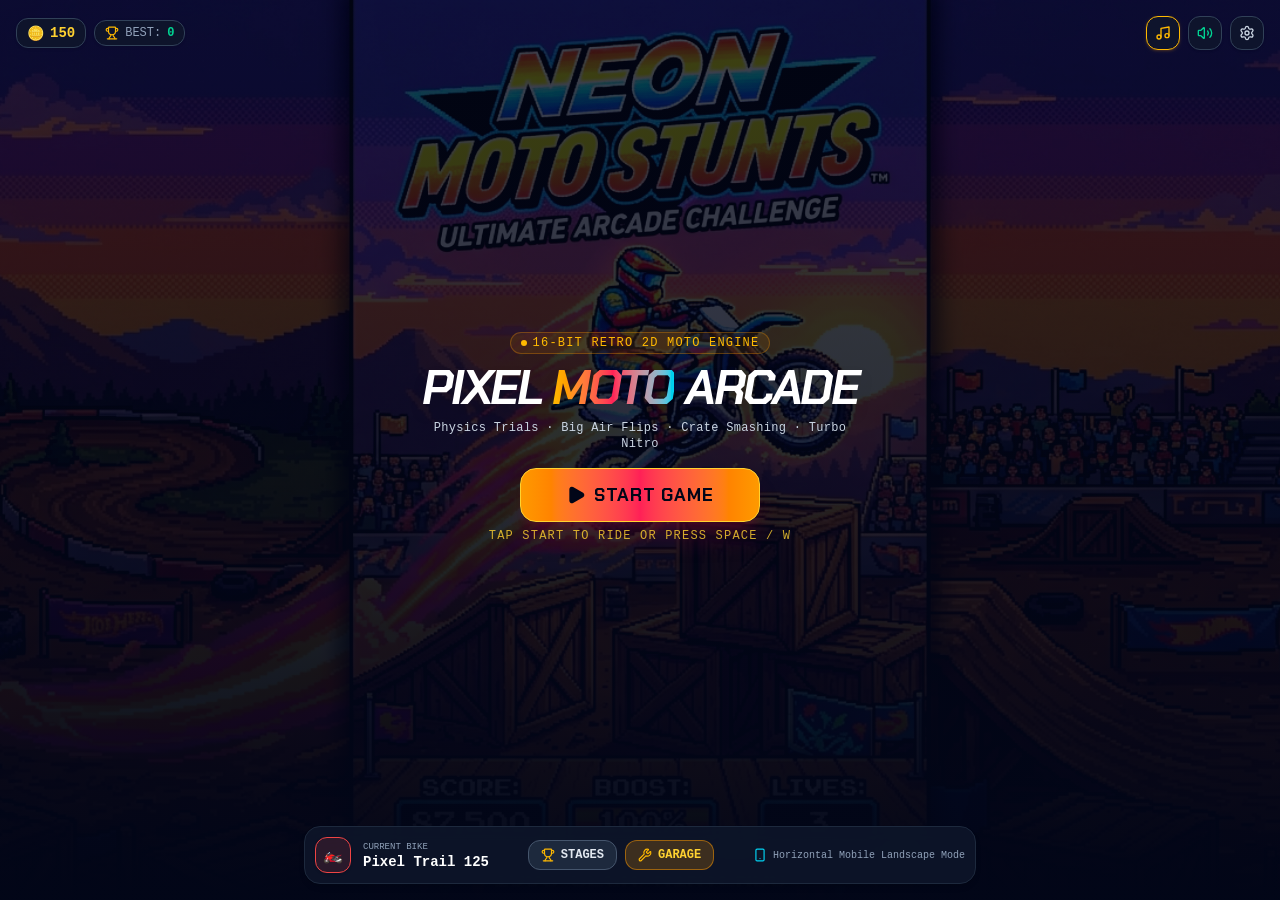
<file: app/src/main/assets/pixel_moto/index.html>
<!doctype html>
<html lang="en">
  <head>
    <meta charset="UTF-8" />
    <meta name="viewport" content="width=device-width, initial-scale=1.0, maximum-scale=1.0, user-scalable=no, viewport-fit=cover" />
    <title>Pixel Moto Arcade - 2D Bike Rider</title>
    <meta name="description" content="Retro 2D pixel arcade moto bike rider game featuring real physics, stunts, responsive horizontal mobile controls, multi-level challenges, garage upgrades, and custom arcade sound effects." />
    <meta property="og:title" content="Pixel Moto Arcade - 2D Bike Rider" />
    <meta property="og:description" content="Retro 2D pixel arcade moto bike rider game featuring real physics, stunts, responsive horizontal mobile controls, multi-level challenges, garage upgrades, and custom arcade sound effects." />
    <meta property="og:type" content="website" />
    <meta name="twitter:card" content="summary_large_image" />
    <link rel="preconnect" href="https://fonts.googleapis.com">
    <link rel="preconnect" href="https://fonts.gstatic.com" crossorigin>
    <link href="https://fonts.googleapis.com/css2?family=Press+Start+2P&family=Chakra+Petch:ital,wght@0,400;0,600;0,700;1,700&display=swap" rel="stylesheet">
    <script type="module" crossorigin src="./assets/index-B9wp_k-y.js"></script>
    <link rel="stylesheet" crossorigin href="./assets/index--JBzhMev.css">
  </head>
  <body class="bg-black text-slate-100 select-none overflow-hidden touch-none font-['Chakra_Petch',sans-serif]">
    <div id="root"></div>
  </body>
</html>
</file>
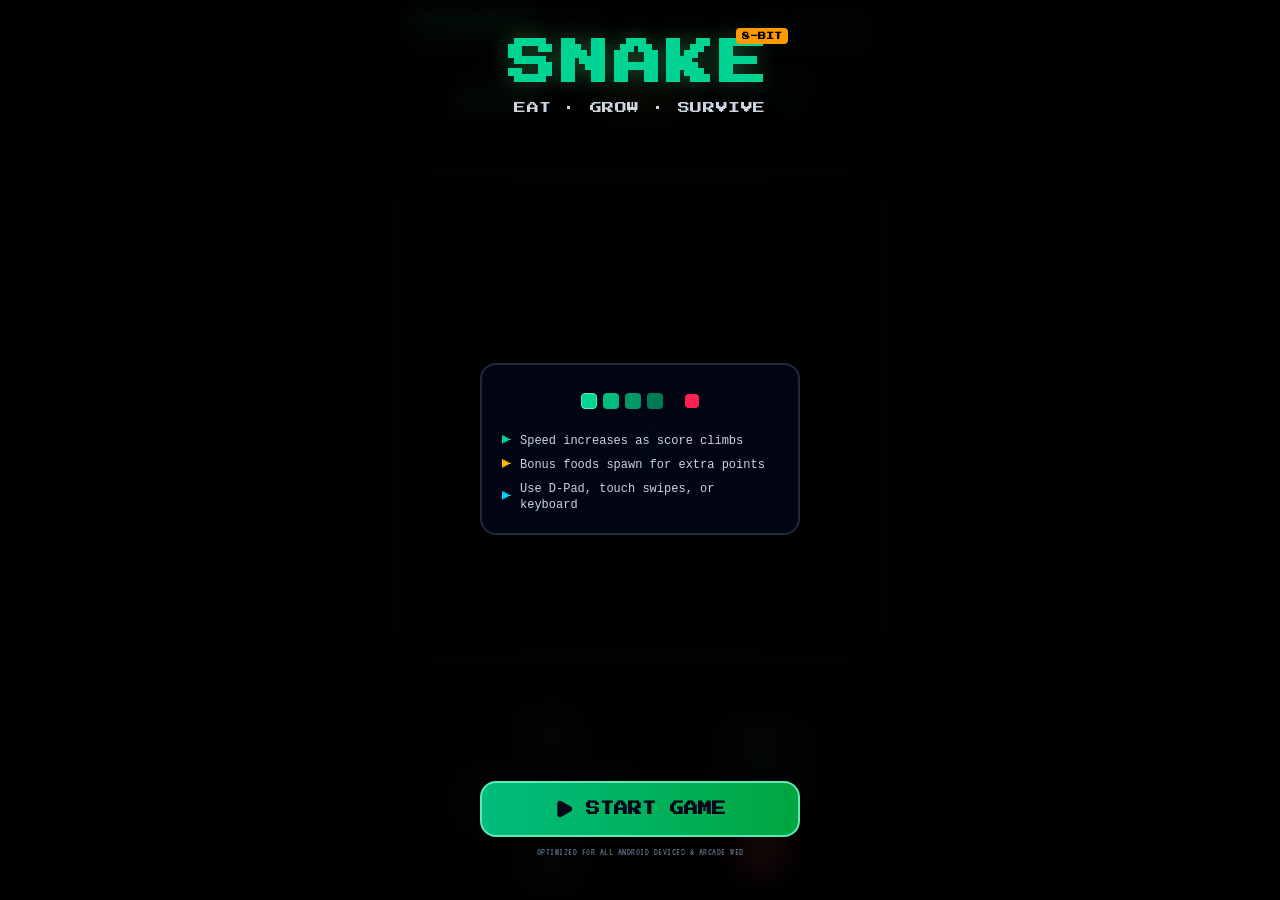
<file: app/src/main/assets/pixel_snake/index.html>
<!doctype html>
<html lang="en">
  <head>
    <meta charset="UTF-8" />
    <meta name="viewport" content="width=device-width, initial-scale=1.0, maximum-scale=1.0, user-scalable=no, viewport-fit=cover" />
    <meta name="theme-color" content="#0a0f0d" />
    <meta name="apple-mobile-web-app-capable" content="yes" />
    <meta name="mobile-web-app-capable" content="yes" />
    <title>Pixel Snake Arcade - Retro 8-Bit</title>
    <meta name="description" content="Retro pixel snake arcade game with progressive speed levels, CRT phosphor aesthetic, responsive Android touch controls, and battery-optimized performance." />
    <meta property="og:title" content="Pixel Snake Arcade - Retro 8-Bit" />
    <meta property="og:description" content="Retro pixel snake arcade game with progressive speed levels, CRT phosphor aesthetic, responsive Android touch controls, and battery-optimized performance." />
    <meta property="og:type" content="website" />
    <meta name="twitter:card" content="summary_large_image" />
    <link rel="preconnect" href="https://fonts.googleapis.com">
    <link rel="preconnect" href="https://fonts.gstatic.com" crossorigin>
    <link href="https://fonts.googleapis.com/css2?family=Chakra+Petch:wght@600;700&family=Press+Start+2P&family=VT323&display=swap" rel="stylesheet">
    <script type="module" crossorigin src="./assets/index-D_k29sV1.js"></script>
    <link rel="stylesheet" crossorigin href="./assets/index-jySKTszx.css">
  </head>
  <body class="bg-black text-slate-100 select-none overflow-hidden touch-none">
    <div id="root"></div>
  </body>
</html>
</file>
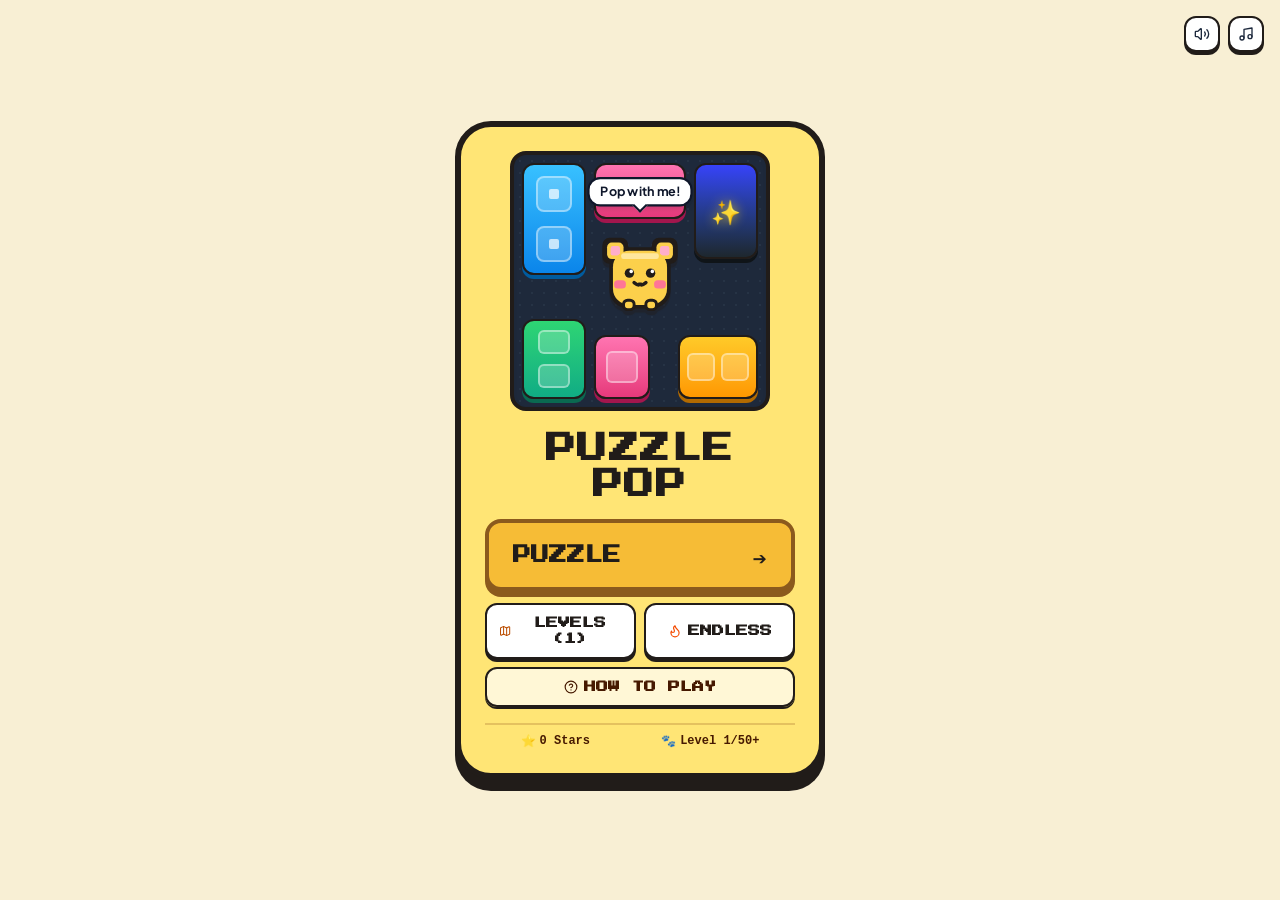
<file: app/src/main/assets/puzzle_pop_new/index.html>
<!doctype html>
<html lang="en">
  <head>
    <meta charset="UTF-8" />
    <meta name="viewport" content="width=device-width, initial-scale=1.0, maximum-scale=1.0, user-scalable=no, viewport-fit=cover" />
    <meta name="theme-color" content="#FFE575" />
    <meta name="mobile-web-app-capable" content="yes" />
    <meta name="apple-mobile-web-app-capable" content="yes" />
    <meta name="apple-mobile-web-app-status-bar-style" content="black-translucent" />
    <meta name="apple-mobile-web-app-title" content="PuzzlePop" />
    <link rel="icon" type="image/svg+xml" href="./icon.svg" />
    <link rel="icon" type="image/png" sizes="192x192" href="/pwa-192x192.png" />
    <link rel="apple-touch-icon" href="/apple-touch-icon.png" />
    <title>Puzzle Pop</title>
    <meta name="description" content="A vibrant, addictive puzzle popping adventure featuring cute mascot Paws, colorful chain combos, boosters, and challenging levels." />
    <meta property="og:title" content="Puzzle Pop" />
    <meta property="og:description" content="A vibrant, addictive puzzle popping adventure featuring cute mascot Paws, colorful chain combos, boosters, and challenging levels." />
    <meta property="og:type" content="website" />
    <meta name="twitter:card" content="summary_large_image" />
    <link rel="preconnect" href="https://fonts.googleapis.com">
    <link rel="preconnect" href="https://fonts.gstatic.com" crossorigin>
    <link href="https://fonts.googleapis.com/css2?family=Fredoka:wght@400;500;600;700&family=Press+Start+2P&family=Plus+Jakarta+Sans:wght@500;600;700;800&display=swap" rel="stylesheet">
    <script type="module" crossorigin src="./assets/index-DX-AGSiZ.js"></script>
    <link rel="stylesheet" crossorigin href="./assets/index-D4b0taFC.css">
  </head>
  <body class="bg-amber-50 text-slate-900 select-none antialiased overscroll-none touch-manipulation">
    <div id="root"></div>
  </body>
</html>
</file>
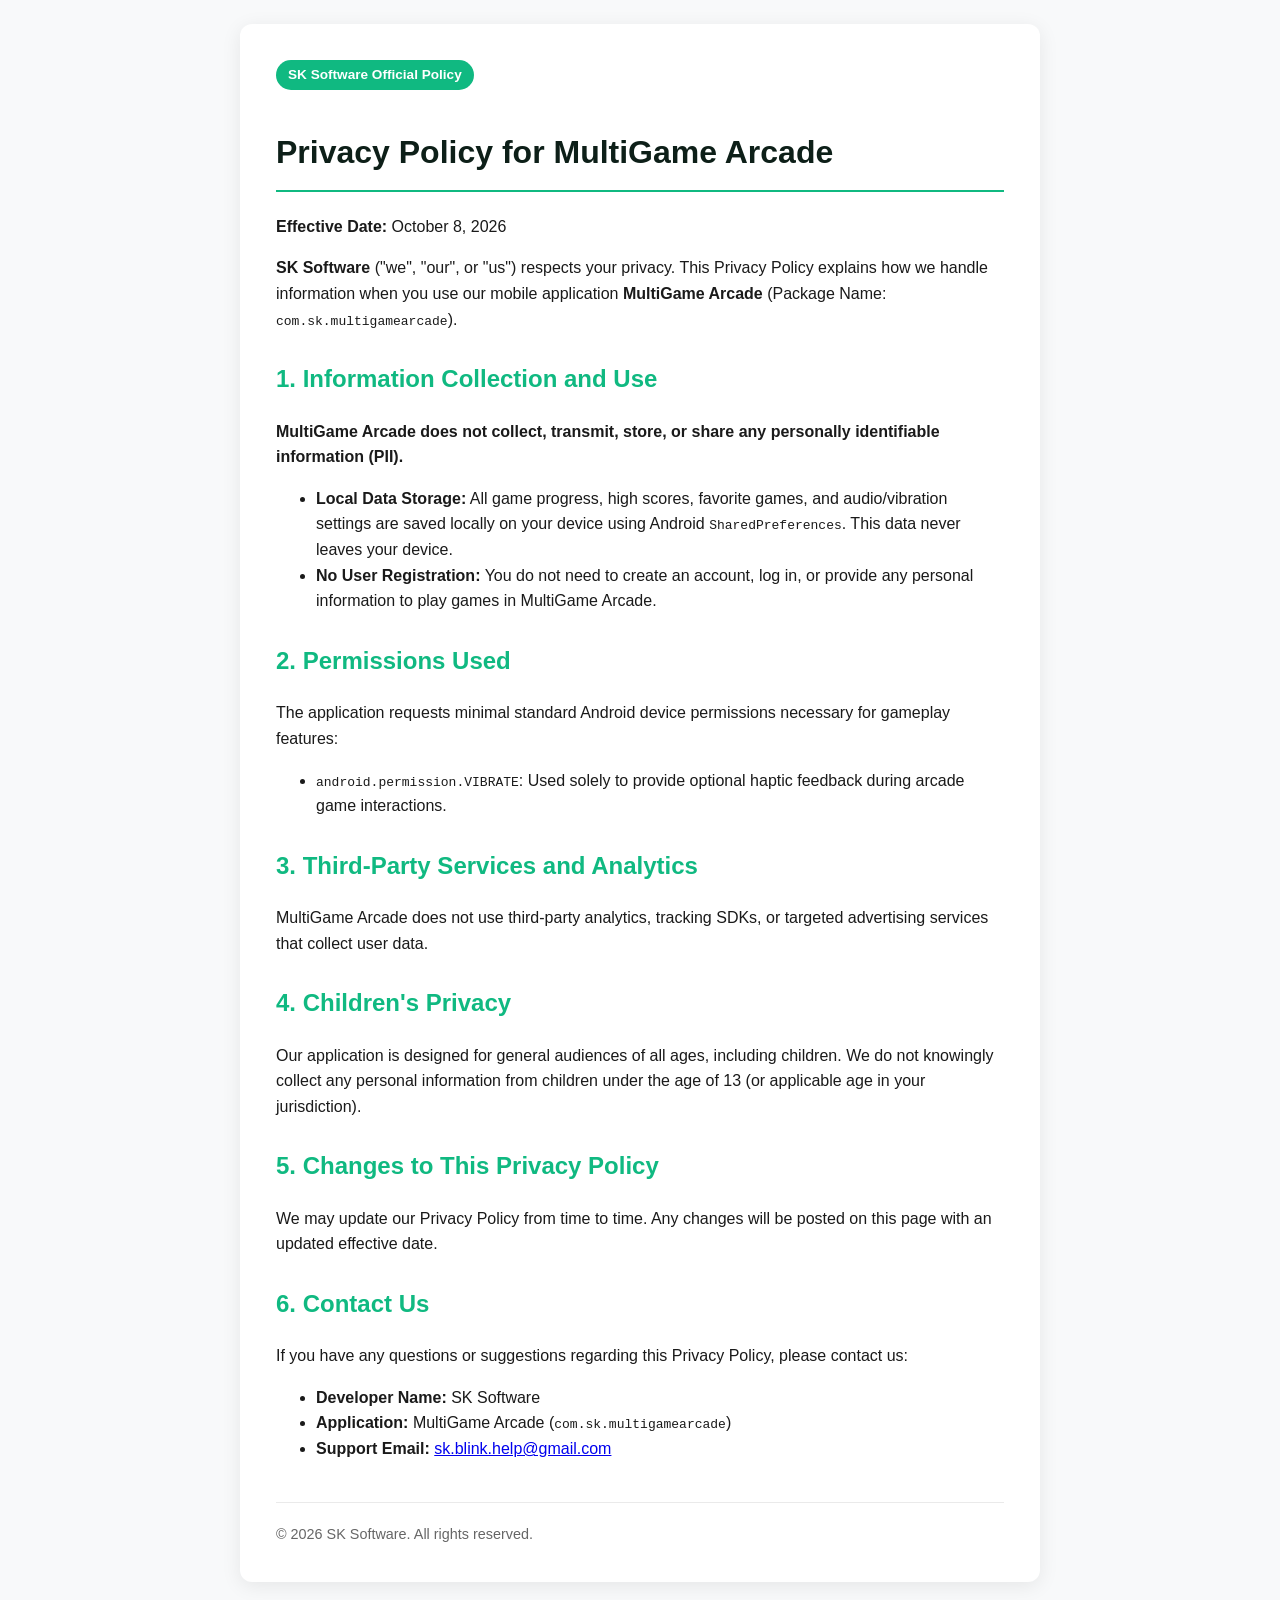
<file: privacy_policy.html>
<!DOCTYPE html>
<html lang="en">
<head>
    <meta charset="UTF-8">
    <meta name="viewport" content="width=device-width, initial-scale=1.0">
    <title>Privacy Policy - MultiGame Arcade (SK Software)</title>
    <style>
        body {
            font-family: -apple-system, BlinkMacSystemFont, "Segoe UI", Roboto, Helvetica, Arial, sans-serif;
            line-height: 1.6;
            color: #1a1a1a;
            max-width: 800px;
            margin: 0 auto;
            padding: 24px;
            background-color: #f8f9fa;
        }
        .container {
            background: #ffffff;
            padding: 36px;
            border-radius: 12px;
            box-shadow: 0 4px 20px rgba(0,0,0,0.08);
        }
        h1 {
            color: #0d1f18;
            border-bottom: 2px solid #10b981;
            padding-bottom: 12px;
        }
        h2 {
            color: #10b981;
            margin-top: 28px;
        }
        .badge {
            background-color: #10b981;
            color: #ffffff;
            padding: 4px 12px;
            border-radius: 20px;
            font-size: 0.85em;
            font-weight: bold;
            display: inline-block;
            margin-bottom: 16px;
        }
        footer {
            margin-top: 40px;
            padding-top: 20px;
            border-top: 1px solid #eaeaea;
            font-size: 0.9em;
            color: #666;
        }
    </style>
</head>
<body>
    <div class="container">
        <span class="badge">SK Software Official Policy</span>
        <h1>Privacy Policy for MultiGame Arcade</h1>
        <p><strong>Effective Date:</strong> October 8, 2026</p>
        <p><strong>SK Software</strong> ("we", "our", or "us") respects your privacy. This Privacy Policy explains how we handle information when you use our mobile application <strong>MultiGame Arcade</strong> (Package Name: <code>com.sk.multigamearcade</code>).</p>

        <h2>1. Information Collection and Use</h2>
        <p><strong>MultiGame Arcade does not collect, transmit, store, or share any personally identifiable information (PII).</strong></p>
        <ul>
            <li><strong>Local Data Storage:</strong> All game progress, high scores, favorite games, and audio/vibration settings are saved locally on your device using Android <code>SharedPreferences</code>. This data never leaves your device.</li>
            <li><strong>No User Registration:</strong> You do not need to create an account, log in, or provide any personal information to play games in MultiGame Arcade.</li>
        </ul>

        <h2>2. Permissions Used</h2>
        <p>The application requests minimal standard Android device permissions necessary for gameplay features:</p>
        <ul>
            <li><code>android.permission.VIBRATE</code>: Used solely to provide optional haptic feedback during arcade game interactions.</li>
        </ul>

        <h2>3. Third-Party Services and Analytics</h2>
        <p>MultiGame Arcade does not use third-party analytics, tracking SDKs, or targeted advertising services that collect user data.</p>

        <h2>4. Children's Privacy</h2>
        <p>Our application is designed for general audiences of all ages, including children. We do not knowingly collect any personal information from children under the age of 13 (or applicable age in your jurisdiction).</p>

        <h2>5. Changes to This Privacy Policy</h2>
        <p>We may update our Privacy Policy from time to time. Any changes will be posted on this page with an updated effective date.</p>

        <h2>6. Contact Us</h2>
        <p>If you have any questions or suggestions regarding this Privacy Policy, please contact us:</p>
        <ul>
            <li><strong>Developer Name:</strong> SK Software</li>
            <li><strong>Application:</strong> MultiGame Arcade (<code>com.sk.multigamearcade</code>)</li>
            <li><strong>Support Email:</strong> <a href="mailto:sk.blink.help@gmail.com">sk.blink.help@gmail.com</a></li>
        </ul>

        <footer>
            &copy; 2026 SK Software. All rights reserved.
        </footer>
    </div>
</body>
</html>
</file>
<file: app/src/main/assets/pixel_moto/assets/index--JBzhMev.css>
/*! tailwindcss v4.3.3 | MIT License | https://tailwindcss.com */
@layer properties{@supports (((-webkit-hyphens:none)) and (not (margin-trim:inline))) or ((-moz-orient:inline) and (not (color:rgb(from red r g b)))){*,:before,:after,::backdrop{--tw-translate-x:0;--tw-translate-y:0;--tw-translate-z:0;--tw-scale-x:1;--tw-scale-y:1;--tw-scale-z:1;--tw-rotate-x:initial;--tw-rotate-y:initial;--tw-rotate-z:initial;--tw-skew-x:initial;--tw-skew-y:initial;--tw-space-y-reverse:0;--tw-border-style:solid;--tw-gradient-position:initial;--tw-gradient-from:#0000;--tw-gradient-via:#0000;--tw-gradient-to:#0000;--tw-gradient-stops:initial;--tw-gradient-via-stops:initial;--tw-gradient-from-position:0%;--tw-gradient-via-position:50%;--tw-gradient-to-position:100%;--tw-leading:initial;--tw-font-weight:initial;--tw-tracking:initial;--tw-ordinal:initial;--tw-slashed-zero:initial;--tw-numeric-figure:initial;--tw-numeric-spacing:initial;--tw-numeric-fraction:initial;--tw-shadow:0 0 #0000;--tw-shadow-color:initial;--tw-shadow-alpha:100%;--tw-inset-shadow:0 0 #0000;--tw-inset-shadow-color:initial;--tw-inset-shadow-alpha:100%;--tw-ring-color:initial;--tw-ring-shadow:0 0 #0000;--tw-inset-ring-color:initial;--tw-inset-ring-shadow:0 0 #0000;--tw-ring-inset:initial;--tw-ring-offset-width:0px;--tw-ring-offset-color:#fff;--tw-ring-offset-shadow:0 0 #0000;--tw-blur:initial;--tw-brightness:initial;--tw-contrast:initial;--tw-grayscale:initial;--tw-hue-rotate:initial;--tw-invert:initial;--tw-opacity:initial;--tw-saturate:initial;--tw-sepia:initial;--tw-drop-shadow:initial;--tw-drop-shadow-color:initial;--tw-drop-shadow-alpha:100%;--tw-drop-shadow-size:initial;--tw-backdrop-blur:initial;--tw-backdrop-brightness:initial;--tw-backdrop-contrast:initial;--tw-backdrop-grayscale:initial;--tw-backdrop-hue-rotate:initial;--tw-backdrop-invert:initial;--tw-backdrop-opacity:initial;--tw-backdrop-saturate:initial;--tw-backdrop-sepia:initial;--tw-duration:initial}}}@layer theme{:root,:host{--font-sans:-apple-system, BlinkMacSystemFont, "Segoe UI", Roboto, "Helvetica Neue", "Noto Sans", Arial, sans-serif, "Apple Color Emoji", "Segoe UI Emoji", "Segoe UI Symbol", "Noto Color Emoji";--font-mono:ui-monospace, SFMono-Regular, Menlo, Monaco, Consolas, "Liberation Mono", "Courier New", monospace;--color-amber-300:oklch(87.9% .169 91.605);--color-amber-400:oklch(82.8% .189 84.429);--color-amber-500:oklch(76.9% .188 70.08);--color-amber-700:oklch(55.5% .163 48.998);--color-emerald-200:oklch(90.5% .093 164.15);--color-emerald-300:oklch(84.5% .143 164.978);--color-emerald-400:oklch(76.5% .177 163.223);--color-emerald-500:oklch(69.6% .17 162.48);--color-teal-300:oklch(85.5% .138 181.071);--color-cyan-200:oklch(91.7% .08 205.041);--color-cyan-300:oklch(86.5% .127 207.078);--color-cyan-400:oklch(78.9% .154 211.53);--color-cyan-500:oklch(71.5% .143 215.221);--color-cyan-900:oklch(39.8% .07 227.392);--color-cyan-950:oklch(30.2% .056 229.695);--color-blue-500:oklch(62.3% .214 259.815);--color-purple-200:oklch(90.2% .063 306.703);--color-purple-300:oklch(82.7% .119 306.383);--color-purple-400:oklch(71.4% .203 305.504);--color-purple-500:oklch(62.7% .265 303.9);--color-rose-300:oklch(81% .117 11.638);--color-rose-400:oklch(71.2% .194 13.428);--color-rose-500:oklch(64.5% .246 16.439);--color-rose-900:oklch(41% .159 10.272);--color-slate-100:oklch(96.8% .007 247.896);--color-slate-200:oklch(92.9% .013 255.508);--color-slate-300:oklch(86.9% .022 252.894);--color-slate-400:oklch(70.4% .04 256.788);--color-slate-500:oklch(55.4% .046 257.417);--color-slate-600:oklch(44.6% .043 257.281);--color-slate-700:oklch(37.2% .044 257.287);--color-slate-800:oklch(27.9% .041 260.031);--color-slate-900:oklch(20.8% .042 265.755);--color-slate-950:oklch(12.9% .042 264.695);--color-black:#000;--color-white:#fff;--spacing:.25rem;--container-xs:20rem;--container-sm:24rem;--container-md:28rem;--container-lg:32rem;--container-2xl:42rem;--container-5xl:64rem;--text-xs:.75rem;--text-xs--line-height:calc(1 / .75);--text-sm:.875rem;--text-sm--line-height:calc(1.25 / .875);--text-base:1rem;--text-base--line-height:calc(1.5 / 1);--text-lg:1.125rem;--text-lg--line-height:calc(1.75 / 1.125);--text-xl:1.25rem;--text-xl--line-height:calc(1.75 / 1.25);--text-2xl:1.5rem;--text-2xl--line-height:calc(2 / 1.5);--text-3xl:1.875rem;--text-3xl--line-height:calc(2.25 / 1.875);--text-4xl:2.25rem;--text-4xl--line-height:calc(2.5 / 2.25);--text-5xl:3rem;--text-5xl--line-height:1;--font-weight-bold:700;--font-weight-extrabold:800;--font-weight-black:900;--tracking-tighter:-.05em;--tracking-tight:-.025em;--tracking-wide:.025em;--tracking-wider:.05em;--tracking-widest:.1em;--leading-tight:1.25;--leading-relaxed:1.625;--radius-sm:.25rem;--radius-lg:.5rem;--radius-xl:.75rem;--radius-2xl:1rem;--radius-3xl:1.5rem;--drop-shadow-xl:0 9px 7px #0000001a;--animate-spin:spin 1s linear infinite;--animate-ping:ping 1s cubic-bezier(0, 0, .2, 1) infinite;--animate-pulse:pulse 2s cubic-bezier(.4, 0, .6, 1) infinite;--animate-bounce:bounce 1s infinite;--blur-xs:4px;--blur-md:12px;--default-transition-duration:.15s;--default-transition-timing-function:cubic-bezier(.4, 0, .2, 1);--default-font-family:var(--font-sans);--default-mono-font-family:var(--font-mono)}}@layer base{*,:after,:before,::backdrop{box-sizing:border-box;border:0 solid;margin:0;padding:0}::file-selector-button{box-sizing:border-box;border:0 solid;margin:0;padding:0}html,:host{-webkit-text-size-adjust:100%;tab-size:4;line-height:1.5;font-family:var(--default-font-family,-apple-system, BlinkMacSystemFont, "Segoe UI", Roboto, "Helvetica Neue", "Noto Sans", Arial, sans-serif, "Apple Color Emoji", "Segoe UI Emoji", "Segoe UI Symbol", "Noto Color Emoji");font-feature-settings:var(--default-font-feature-settings,normal);font-variation-settings:var(--default-font-variation-settings,normal);-webkit-tap-highlight-color:transparent}hr{height:0;color:inherit;border-top-width:1px}abbr:where([title]){-webkit-text-decoration:underline dotted;text-decoration:underline dotted}h1,h2,h3,h4,h5,h6{font-size:inherit;font-weight:inherit}a{color:inherit;-webkit-text-decoration:inherit;-webkit-text-decoration:inherit;-webkit-text-decoration:inherit;-webkit-text-decoration:inherit;text-decoration:inherit}b,strong{font-weight:bolder}code,kbd,samp,pre{font-family:var(--default-mono-font-family,ui-monospace, SFMono-Regular, Menlo, Monaco, Consolas, "Liberation Mono", "Courier New", monospace);font-feature-settings:var(--default-mono-font-feature-settings,normal);font-variation-settings:var(--default-mono-font-variation-settings,normal);font-size:1em}small{font-size:80%}sub,sup{vertical-align:baseline;font-size:75%;line-height:0;position:relative}sub{bottom:-.25em}sup{top:-.5em}table{text-indent:0;border-color:inherit;border-collapse:collapse}:-moz-focusring:where(:not(iframe)){outline:auto}progress{vertical-align:baseline}summary{display:list-item}ol,ul,menu{list-style:none}img,svg,video,canvas,audio,iframe,embed,object{vertical-align:middle;display:block}img,video{max-width:100%;height:auto}button,input,select,optgroup,textarea{font:inherit;font-feature-settings:inherit;font-variation-settings:inherit;letter-spacing:inherit;color:inherit;opacity:1;background-color:#0000;border-radius:0}::file-selector-button{font:inherit;font-feature-settings:inherit;font-variation-settings:inherit;letter-spacing:inherit;color:inherit;opacity:1;background-color:#0000;border-radius:0}:where(select:is([multiple],[size])) optgroup{font-weight:bolder}:where(select:is([multiple],[size])) optgroup option{padding-inline-start:20px}::file-selector-button{margin-inline-end:4px}::placeholder{opacity:1}@supports (not ((-webkit-appearance:-apple-pay-button))) or (contain-intrinsic-size:1px){::placeholder{color:currentColor}@supports (color:color-mix(in lab, red, red)){::placeholder{color:color-mix(in oklab, currentcolor 50%, transparent)}}}textarea{resize:vertical}::-webkit-search-decoration{-webkit-appearance:none}::-webkit-date-and-time-value{min-height:1lh;text-align:inherit}::-webkit-datetime-edit{display:inline-flex}::-webkit-datetime-edit-fields-wrapper{padding:0}::-webkit-datetime-edit{padding-block:0}::-webkit-datetime-edit-year-field{padding-block:0}::-webkit-datetime-edit-month-field{padding-block:0}::-webkit-datetime-edit-day-field{padding-block:0}::-webkit-datetime-edit-hour-field{padding-block:0}::-webkit-datetime-edit-minute-field{padding-block:0}::-webkit-datetime-edit-second-field{padding-block:0}::-webkit-datetime-edit-millisecond-field{padding-block:0}::-webkit-datetime-edit-meridiem-field{padding-block:0}::-webkit-calendar-picker-indicator{line-height:1}:-moz-ui-invalid{box-shadow:none}button,input:where([type=button],[type=reset],[type=submit]){appearance:button}::file-selector-button{appearance:button}::-webkit-inner-spin-button{height:auto}::-webkit-outer-spin-button{height:auto}[hidden]:where(:not([hidden=until-found])){display:none!important}*,:before,:after{box-sizing:border-box;-webkit-tap-highlight-color:transparent;-webkit-user-select:none;user-select:none}html,body,#root{touch-action:none;-webkit-text-size-adjust:100%;background-color:#000;width:100%;height:100dvh;min-height:100%;margin:0;padding:0;position:fixed;inset:0;overflow:hidden}}@layer components;@layer utilities{.pointer-events-auto{pointer-events:auto}.pointer-events-none{pointer-events:none}.visible{visibility:visible}.absolute{position:absolute}.fixed{position:fixed}.relative{position:relative}.inset-0{inset:0}.-top-1{top:calc(var(--spacing) * -1)}.top-1\/2{top:50%}.top-2{top:calc(var(--spacing) * 2)}.top-3{top:calc(var(--spacing) * 3)}.-right-1{right:calc(var(--spacing) * -1)}.right-3{right:calc(var(--spacing) * 3)}.left-2{left:calc(var(--spacing) * 2)}.z-0{z-index:0}.z-10{z-index:10}.z-20{z-index:20}.z-30{z-index:30}.z-50{z-index:50}.mx-auto{margin-inline:auto}.my-1{margin-block:var(--spacing)}.my-3{margin-block:calc(var(--spacing) * 3)}.my-auto{margin-block:auto}.mt-0\.5{margin-top:calc(var(--spacing) * .5)}.mt-1{margin-top:var(--spacing)}.mt-1\.5{margin-top:calc(var(--spacing) * 1.5)}.mt-2{margin-top:calc(var(--spacing) * 2)}.mt-3{margin-top:calc(var(--spacing) * 3)}.mt-4{margin-top:calc(var(--spacing) * 4)}.mt-5{margin-top:calc(var(--spacing) * 5)}.mb-0\.5{margin-bottom:calc(var(--spacing) * .5)}.mb-1{margin-bottom:var(--spacing)}.mb-4{margin-bottom:calc(var(--spacing) * 4)}.block{display:block}.flex{display:flex}.grid{display:grid}.hidden{display:none}.inline-block{display:inline-block}.inline-flex{display:inline-flex}.h-1\.5{height:calc(var(--spacing) * 1.5)}.h-2{height:calc(var(--spacing) * 2)}.h-2\.5{height:calc(var(--spacing) * 2.5)}.h-3{height:calc(var(--spacing) * 3)}.h-3\.5{height:calc(var(--spacing) * 3.5)}.h-4{height:calc(var(--spacing) * 4)}.h-5{height:calc(var(--spacing) * 5)}.h-7{height:calc(var(--spacing) * 7)}.h-8{height:calc(var(--spacing) * 8)}.h-9{height:calc(var(--spacing) * 9)}.h-10{height:calc(var(--spacing) * 10)}.h-12{height:calc(var(--spacing) * 12)}.h-14{height:calc(var(--spacing) * 14)}.h-16{height:calc(var(--spacing) * 16)}.h-18{height:calc(var(--spacing) * 18)}.h-19{height:calc(var(--spacing) * 19)}.h-20{height:calc(var(--spacing) * 20)}.h-22{height:calc(var(--spacing) * 22)}.h-full{height:100%}.w-1\.5{width:calc(var(--spacing) * 1.5)}.w-3\.5{width:calc(var(--spacing) * 3.5)}.w-4{width:calc(var(--spacing) * 4)}.w-5{width:calc(var(--spacing) * 5)}.w-7{width:calc(var(--spacing) * 7)}.w-8{width:calc(var(--spacing) * 8)}.w-10{width:calc(var(--spacing) * 10)}.w-14{width:calc(var(--spacing) * 14)}.w-16{width:calc(var(--spacing) * 16)}.w-18{width:calc(var(--spacing) * 18)}.w-19{width:calc(var(--spacing) * 19)}.w-20{width:calc(var(--spacing) * 20)}.w-22{width:calc(var(--spacing) * 22)}.w-24{width:calc(var(--spacing) * 24)}.w-28{width:calc(var(--spacing) * 28)}.w-52{width:calc(var(--spacing) * 52)}.w-full{width:100%}.max-w-2xl{max-width:var(--container-2xl)}.max-w-5xl{max-width:var(--container-5xl)}.max-w-\[140px\]{max-width:140px}.max-w-lg{max-width:var(--container-lg)}.max-w-md{max-width:var(--container-md)}.max-w-sm{max-width:var(--container-sm)}.max-w-xs{max-width:var(--container-xs)}.min-w-\[110px\]{min-width:110px}.min-w-\[130px\]{min-width:130px}.flex-1{flex:1}.-translate-x-1\/2{--tw-translate-x:calc(calc(1 / 2 * 100%) * -1);translate:var(--tw-translate-x) var(--tw-translate-y)}.-translate-y-1\/2{--tw-translate-y:calc(calc(1 / 2 * 100%) * -1);translate:var(--tw-translate-x) var(--tw-translate-y)}.scale-95{--tw-scale-x:95%;--tw-scale-y:95%;--tw-scale-z:95%;scale:var(--tw-scale-x) var(--tw-scale-y)}.scale-110{--tw-scale-x:110%;--tw-scale-y:110%;--tw-scale-z:110%;scale:var(--tw-scale-x) var(--tw-scale-y)}.scale-\[1\.02\]{scale:1.02}.rotate-90{rotate:90deg}.-skew-x-12{--tw-skew-x:skewX(calc(12deg * -1));transform:var(--tw-rotate-x,) var(--tw-rotate-y,) var(--tw-rotate-z,) var(--tw-skew-x,) var(--tw-skew-y,)}.transform{transform:var(--tw-rotate-x,) var(--tw-rotate-y,) var(--tw-rotate-z,) var(--tw-skew-x,) var(--tw-skew-y,)}.animate-bounce{animation:var(--animate-bounce)}.animate-ping{animation:var(--animate-ping)}.animate-pulse{animation:var(--animate-pulse)}.animate-spin{animation:var(--animate-spin)}.cursor-default{cursor:default}.cursor-not-allowed{cursor:not-allowed}.cursor-pointer{cursor:pointer}.touch-none{touch-action:none}.resize{resize:both}.grid-cols-1{grid-template-columns:repeat(1,minmax(0,1fr))}.flex-col{flex-direction:column}.items-baseline{align-items:baseline}.items-center{align-items:center}.items-end{align-items:flex-end}.items-start{align-items:flex-start}.justify-between{justify-content:space-between}.justify-center{justify-content:center}.gap-1{gap:var(--spacing)}.gap-1\.5{gap:calc(var(--spacing) * 1.5)}.gap-2{gap:calc(var(--spacing) * 2)}.gap-2\.5{gap:calc(var(--spacing) * 2.5)}.gap-3{gap:calc(var(--spacing) * 3)}.gap-4{gap:calc(var(--spacing) * 4)}:where(.space-y-1\.5>:not(:last-child)){--tw-space-y-reverse:0;margin-block-start:calc(calc(var(--spacing) * 1.5) * var(--tw-space-y-reverse));margin-block-end:calc(calc(var(--spacing) * 1.5) * calc(1 - var(--tw-space-y-reverse)))}:where(.space-y-3>:not(:last-child)){--tw-space-y-reverse:0;margin-block-start:calc(calc(var(--spacing) * 3) * var(--tw-space-y-reverse));margin-block-end:calc(calc(var(--spacing) * 3) * calc(1 - var(--tw-space-y-reverse)))}.self-end{align-self:flex-end}.overflow-hidden{overflow:hidden}.overflow-y-auto{overflow-y:auto}.rounded{border-radius:.25rem}.rounded-2xl{border-radius:var(--radius-2xl)}.rounded-3xl{border-radius:var(--radius-3xl)}.rounded-full{border-radius:2147483647px}.rounded-lg{border-radius:var(--radius-lg)}.rounded-sm{border-radius:var(--radius-sm)}.rounded-xl{border-radius:var(--radius-xl)}.border{border-style:var(--tw-border-style);border-width:1px}.border-2{border-style:var(--tw-border-style);border-width:2px}.border-t{border-top-style:var(--tw-border-style);border-top-width:1px}.border-b{border-bottom-style:var(--tw-border-style);border-bottom-width:1px}.border-l{border-left-style:var(--tw-border-style);border-left-width:1px}.border-amber-300{border-color:var(--color-amber-300)}.border-amber-400{border-color:var(--color-amber-400)}.border-amber-500{border-color:var(--color-amber-500)}.border-amber-500\/30{border-color:#f99c004d}@supports (color:color-mix(in lab, red, red)){.border-amber-500\/30{border-color:color-mix(in oklab, var(--color-amber-500) 30%, transparent)}}.border-amber-500\/40{border-color:#f99c0066}@supports (color:color-mix(in lab, red, red)){.border-amber-500\/40{border-color:color-mix(in oklab, var(--color-amber-500) 40%, transparent)}}.border-amber-500\/50{border-color:#f99c0080}@supports (color:color-mix(in lab, red, red)){.border-amber-500\/50{border-color:color-mix(in oklab, var(--color-amber-500) 50%, transparent)}}.border-cyan-200{border-color:var(--color-cyan-200)}.border-cyan-500\/40{border-color:#00b7d766}@supports (color:color-mix(in lab, red, red)){.border-cyan-500\/40{border-color:color-mix(in oklab, var(--color-cyan-500) 40%, transparent)}}.border-cyan-500\/50{border-color:#00b7d780}@supports (color:color-mix(in lab, red, red)){.border-cyan-500\/50{border-color:color-mix(in oklab, var(--color-cyan-500) 50%, transparent)}}.border-cyan-500\/60{border-color:#00b7d799}@supports (color:color-mix(in lab, red, red)){.border-cyan-500\/60{border-color:color-mix(in oklab, var(--color-cyan-500) 60%, transparent)}}.border-cyan-900\/60{border-color:#104e6499}@supports (color:color-mix(in lab, red, red)){.border-cyan-900\/60{border-color:color-mix(in oklab, var(--color-cyan-900) 60%, transparent)}}.border-cyan-950{border-color:var(--color-cyan-950)}.border-emerald-200{border-color:var(--color-emerald-200)}.border-emerald-500{border-color:var(--color-emerald-500)}.border-emerald-500\/30{border-color:#00bb7f4d}@supports (color:color-mix(in lab, red, red)){.border-emerald-500\/30{border-color:color-mix(in oklab, var(--color-emerald-500) 30%, transparent)}}.border-emerald-500\/40{border-color:#00bb7f66}@supports (color:color-mix(in lab, red, red)){.border-emerald-500\/40{border-color:color-mix(in oklab, var(--color-emerald-500) 40%, transparent)}}.border-emerald-500\/60{border-color:#00bb7f99}@supports (color:color-mix(in lab, red, red)){.border-emerald-500\/60{border-color:color-mix(in oklab, var(--color-emerald-500) 60%, transparent)}}.border-purple-200{border-color:var(--color-purple-200)}.border-purple-500{border-color:var(--color-purple-500)}.border-purple-500\/60{border-color:#ac4bff99}@supports (color:color-mix(in lab, red, red)){.border-purple-500\/60{border-color:color-mix(in oklab, var(--color-purple-500) 60%, transparent)}}.border-rose-300{border-color:var(--color-rose-300)}.border-rose-500\/30{border-color:#ff23574d}@supports (color:color-mix(in lab, red, red)){.border-rose-500\/30{border-color:color-mix(in oklab, var(--color-rose-500) 30%, transparent)}}.border-slate-600{border-color:var(--color-slate-600)}.border-slate-700{border-color:var(--color-slate-700)}.border-slate-700\/80{border-color:#314158cc}@supports (color:color-mix(in lab, red, red)){.border-slate-700\/80{border-color:color-mix(in oklab, var(--color-slate-700) 80%, transparent)}}.border-slate-800{border-color:var(--color-slate-800)}.border-slate-800\/80{border-color:#1d293dcc}@supports (color:color-mix(in lab, red, red)){.border-slate-800\/80{border-color:color-mix(in oklab, var(--color-slate-800) 80%, transparent)}}.bg-amber-400{background-color:var(--color-amber-400)}.bg-amber-500{background-color:var(--color-amber-500)}.bg-amber-500\/10{background-color:#f99c001a}@supports (color:color-mix(in lab, red, red)){.bg-amber-500\/10{background-color:color-mix(in oklab, var(--color-amber-500) 10%, transparent)}}.bg-amber-500\/20{background-color:#f99c0033}@supports (color:color-mix(in lab, red, red)){.bg-amber-500\/20{background-color:color-mix(in oklab, var(--color-amber-500) 20%, transparent)}}.bg-amber-500\/90{background-color:#f99c00e6}@supports (color:color-mix(in lab, red, red)){.bg-amber-500\/90{background-color:color-mix(in oklab, var(--color-amber-500) 90%, transparent)}}.bg-black{background-color:var(--color-black)}.bg-cyan-400{background-color:var(--color-cyan-400)}.bg-emerald-500{background-color:var(--color-emerald-500)}.bg-emerald-500\/10{background-color:#00bb7f1a}@supports (color:color-mix(in lab, red, red)){.bg-emerald-500\/10{background-color:color-mix(in oklab, var(--color-emerald-500) 10%, transparent)}}.bg-emerald-500\/20{background-color:#00bb7f33}@supports (color:color-mix(in lab, red, red)){.bg-emerald-500\/20{background-color:color-mix(in oklab, var(--color-emerald-500) 20%, transparent)}}.bg-purple-500{background-color:var(--color-purple-500)}.bg-purple-500\/20{background-color:#ac4bff33}@supports (color:color-mix(in lab, red, red)){.bg-purple-500\/20{background-color:color-mix(in oklab, var(--color-purple-500) 20%, transparent)}}.bg-rose-500{background-color:var(--color-rose-500)}.bg-rose-500\/10{background-color:#ff23571a}@supports (color:color-mix(in lab, red, red)){.bg-rose-500\/10{background-color:color-mix(in oklab, var(--color-rose-500) 10%, transparent)}}.bg-slate-800{background-color:var(--color-slate-800)}.bg-slate-800\/40{background-color:#1d293d66}@supports (color:color-mix(in lab, red, red)){.bg-slate-800\/40{background-color:color-mix(in oklab, var(--color-slate-800) 40%, transparent)}}.bg-slate-800\/50{background-color:#1d293d80}@supports (color:color-mix(in lab, red, red)){.bg-slate-800\/50{background-color:color-mix(in oklab, var(--color-slate-800) 50%, transparent)}}.bg-slate-900{background-color:var(--color-slate-900)}.bg-slate-900\/40{background-color:#0f172b66}@supports (color:color-mix(in lab, red, red)){.bg-slate-900\/40{background-color:color-mix(in oklab, var(--color-slate-900) 40%, transparent)}}.bg-slate-900\/60{background-color:#0f172b99}@supports (color:color-mix(in lab, red, red)){.bg-slate-900\/60{background-color:color-mix(in oklab, var(--color-slate-900) 60%, transparent)}}.bg-slate-900\/80{background-color:#0f172bcc}@supports (color:color-mix(in lab, red, red)){.bg-slate-900\/80{background-color:color-mix(in oklab, var(--color-slate-900) 80%, transparent)}}.bg-slate-900\/85{background-color:#0f172bd9}@supports (color:color-mix(in lab, red, red)){.bg-slate-900\/85{background-color:color-mix(in oklab, var(--color-slate-900) 85%, transparent)}}.bg-slate-900\/90{background-color:#0f172be6}@supports (color:color-mix(in lab, red, red)){.bg-slate-900\/90{background-color:color-mix(in oklab, var(--color-slate-900) 90%, transparent)}}.bg-slate-900\/95{background-color:#0f172bf2}@supports (color:color-mix(in lab, red, red)){.bg-slate-900\/95{background-color:color-mix(in oklab, var(--color-slate-900) 95%, transparent)}}.bg-slate-950{background-color:var(--color-slate-950)}.bg-slate-950\/60{background-color:#02061899}@supports (color:color-mix(in lab, red, red)){.bg-slate-950\/60{background-color:color-mix(in oklab, var(--color-slate-950) 60%, transparent)}}.bg-slate-950\/70{background-color:#020618b3}@supports (color:color-mix(in lab, red, red)){.bg-slate-950\/70{background-color:color-mix(in oklab, var(--color-slate-950) 70%, transparent)}}.bg-slate-950\/80{background-color:#020618cc}@supports (color:color-mix(in lab, red, red)){.bg-slate-950\/80{background-color:color-mix(in oklab, var(--color-slate-950) 80%, transparent)}}.bg-slate-950\/85{background-color:#020618d9}@supports (color:color-mix(in lab, red, red)){.bg-slate-950\/85{background-color:color-mix(in oklab, var(--color-slate-950) 85%, transparent)}}.bg-slate-950\/90{background-color:#020618e6}@supports (color:color-mix(in lab, red, red)){.bg-slate-950\/90{background-color:color-mix(in oklab, var(--color-slate-950) 90%, transparent)}}.bg-white{background-color:var(--color-white)}.bg-gradient-to-r{--tw-gradient-position:to right in oklab;background-image:linear-gradient(var(--tw-gradient-stops))}.bg-gradient-to-t{--tw-gradient-position:to top in oklab;background-image:linear-gradient(var(--tw-gradient-stops))}.from-amber-400{--tw-gradient-from:var(--color-amber-400);--tw-gradient-stops:var(--tw-gradient-via-stops,var(--tw-gradient-position), var(--tw-gradient-from) var(--tw-gradient-from-position), var(--tw-gradient-to) var(--tw-gradient-to-position))}.from-amber-500{--tw-gradient-from:var(--color-amber-500);--tw-gradient-stops:var(--tw-gradient-via-stops,var(--tw-gradient-position), var(--tw-gradient-from) var(--tw-gradient-from-position), var(--tw-gradient-to) var(--tw-gradient-to-position))}.from-blue-500{--tw-gradient-from:var(--color-blue-500);--tw-gradient-stops:var(--tw-gradient-via-stops,var(--tw-gradient-position), var(--tw-gradient-from) var(--tw-gradient-from-position), var(--tw-gradient-to) var(--tw-gradient-to-position))}.from-slate-950{--tw-gradient-from:var(--color-slate-950);--tw-gradient-stops:var(--tw-gradient-via-stops,var(--tw-gradient-position), var(--tw-gradient-from) var(--tw-gradient-from-position), var(--tw-gradient-to) var(--tw-gradient-to-position))}.via-cyan-400{--tw-gradient-via:var(--color-cyan-400);--tw-gradient-via-stops:var(--tw-gradient-position), var(--tw-gradient-from) var(--tw-gradient-from-position), var(--tw-gradient-via) var(--tw-gradient-via-position), var(--tw-gradient-to) var(--tw-gradient-to-position);--tw-gradient-stops:var(--tw-gradient-via-stops)}.via-rose-500{--tw-gradient-via:var(--color-rose-500);--tw-gradient-via-stops:var(--tw-gradient-position), var(--tw-gradient-from) var(--tw-gradient-from-position), var(--tw-gradient-via) var(--tw-gradient-via-position), var(--tw-gradient-to) var(--tw-gradient-to-position);--tw-gradient-stops:var(--tw-gradient-via-stops)}.via-slate-950\/60{--tw-gradient-via:#02061899}@supports (color:color-mix(in lab, red, red)){.via-slate-950\/60{--tw-gradient-via:color-mix(in oklab, var(--color-slate-950) 60%, transparent)}}.via-slate-950\/60{--tw-gradient-via-stops:var(--tw-gradient-position), var(--tw-gradient-from) var(--tw-gradient-from-position), var(--tw-gradient-via) var(--tw-gradient-via-position), var(--tw-gradient-to) var(--tw-gradient-to-position);--tw-gradient-stops:var(--tw-gradient-via-stops)}.to-amber-400{--tw-gradient-to:var(--color-amber-400);--tw-gradient-stops:var(--tw-gradient-via-stops,var(--tw-gradient-position), var(--tw-gradient-from) var(--tw-gradient-from-position), var(--tw-gradient-to) var(--tw-gradient-to-position))}.to-amber-500{--tw-gradient-to:var(--color-amber-500);--tw-gradient-stops:var(--tw-gradient-via-stops,var(--tw-gradient-position), var(--tw-gradient-from) var(--tw-gradient-from-position), var(--tw-gradient-to) var(--tw-gradient-to-position))}.to-cyan-400{--tw-gradient-to:var(--color-cyan-400);--tw-gradient-stops:var(--tw-gradient-via-stops,var(--tw-gradient-position), var(--tw-gradient-from) var(--tw-gradient-from-position), var(--tw-gradient-to) var(--tw-gradient-to-position))}.to-emerald-400{--tw-gradient-to:var(--color-emerald-400);--tw-gradient-stops:var(--tw-gradient-via-stops,var(--tw-gradient-position), var(--tw-gradient-from) var(--tw-gradient-from-position), var(--tw-gradient-to) var(--tw-gradient-to-position))}.to-slate-950\/40{--tw-gradient-to:#02061866}@supports (color:color-mix(in lab, red, red)){.to-slate-950\/40{--tw-gradient-to:color-mix(in oklab, var(--color-slate-950) 40%, transparent)}}.to-slate-950\/40{--tw-gradient-stops:var(--tw-gradient-via-stops,var(--tw-gradient-position), var(--tw-gradient-from) var(--tw-gradient-from-position), var(--tw-gradient-to) var(--tw-gradient-to-position))}.to-teal-300{--tw-gradient-to:var(--color-teal-300);--tw-gradient-stops:var(--tw-gradient-via-stops,var(--tw-gradient-position), var(--tw-gradient-from) var(--tw-gradient-from-position), var(--tw-gradient-to) var(--tw-gradient-to-position))}.bg-clip-text{-webkit-background-clip:text;background-clip:text}.fill-amber-400{fill:var(--color-amber-400)}.fill-slate-950{fill:var(--color-slate-950)}.object-cover{object-fit:cover}.object-center{object-position:center}.p-0\.5{padding:calc(var(--spacing) * .5)}.p-1{padding:var(--spacing)}.p-1\.5{padding:calc(var(--spacing) * 1.5)}.p-2{padding:calc(var(--spacing) * 2)}.p-2\.5{padding:calc(var(--spacing) * 2.5)}.p-3{padding:calc(var(--spacing) * 3)}.p-3\.5{padding:calc(var(--spacing) * 3.5)}.p-4{padding:calc(var(--spacing) * 4)}.p-5{padding:calc(var(--spacing) * 5)}.p-6{padding:calc(var(--spacing) * 6)}.px-1{padding-inline:var(--spacing)}.px-2{padding-inline:calc(var(--spacing) * 2)}.px-2\.5{padding-inline:calc(var(--spacing) * 2.5)}.px-3{padding-inline:calc(var(--spacing) * 3)}.px-3\.5{padding-inline:calc(var(--spacing) * 3.5)}.px-4{padding-inline:calc(var(--spacing) * 4)}.px-5{padding-inline:calc(var(--spacing) * 5)}.py-0\.5{padding-block:calc(var(--spacing) * .5)}.py-1{padding-block:var(--spacing)}.py-1\.5{padding-block:calc(var(--spacing) * 1.5)}.py-2{padding-block:calc(var(--spacing) * 2)}.py-2\.5{padding-block:calc(var(--spacing) * 2.5)}.py-3{padding-block:calc(var(--spacing) * 3)}.pt-2{padding-top:calc(var(--spacing) * 2)}.pt-3{padding-top:calc(var(--spacing) * 3)}.pb-1{padding-bottom:var(--spacing)}.pb-3{padding-bottom:calc(var(--spacing) * 3)}.pl-2\.5{padding-left:calc(var(--spacing) * 2.5)}.text-center{text-align:center}.text-left{text-align:left}.font-\[\'Chakra_Petch\'\,sans-serif\]{font-family:Chakra Petch,sans-serif}.font-\[\'Chakra_Petch\'\]{font-family:Chakra Petch}.font-mono{font-family:var(--font-mono)}.text-2xl{font-size:var(--text-2xl);line-height:var(--tw-leading,var(--text-2xl--line-height))}.text-3xl{font-size:var(--text-3xl);line-height:var(--tw-leading,var(--text-3xl--line-height))}.text-base{font-size:var(--text-base);line-height:var(--tw-leading,var(--text-base--line-height))}.text-lg{font-size:var(--text-lg);line-height:var(--tw-leading,var(--text-lg--line-height))}.text-sm{font-size:var(--text-sm);line-height:var(--tw-leading,var(--text-sm--line-height))}.text-xl{font-size:var(--text-xl);line-height:var(--tw-leading,var(--text-xl--line-height))}.text-xs{font-size:var(--text-xs);line-height:var(--tw-leading,var(--text-xs--line-height))}.text-\[8px\]{font-size:8px}.text-\[9px\]{font-size:9px}.text-\[10px\]{font-size:10px}.text-\[11px\]{font-size:11px}.leading-none{--tw-leading:1;line-height:1}.leading-relaxed{--tw-leading:var(--leading-relaxed);line-height:var(--leading-relaxed)}.leading-tight{--tw-leading:var(--leading-tight);line-height:var(--leading-tight)}.font-black{--tw-font-weight:var(--font-weight-black);font-weight:var(--font-weight-black)}.font-bold{--tw-font-weight:var(--font-weight-bold);font-weight:var(--font-weight-bold)}.font-extrabold{--tw-font-weight:var(--font-weight-extrabold);font-weight:var(--font-weight-extrabold)}.tracking-tight{--tw-tracking:var(--tracking-tight);letter-spacing:var(--tracking-tight)}.tracking-tighter{--tw-tracking:var(--tracking-tighter);letter-spacing:var(--tracking-tighter)}.tracking-wide{--tw-tracking:var(--tracking-wide);letter-spacing:var(--tracking-wide)}.tracking-wider{--tw-tracking:var(--tracking-wider);letter-spacing:var(--tracking-wider)}.tracking-widest{--tw-tracking:var(--tracking-widest);letter-spacing:var(--tracking-widest)}.text-amber-300{color:var(--color-amber-300)}.text-amber-300\/80{color:#ffd236cc}@supports (color:color-mix(in lab, red, red)){.text-amber-300\/80{color:color-mix(in oklab, var(--color-amber-300) 80%, transparent)}}.text-amber-400{color:var(--color-amber-400)}.text-amber-700{color:var(--color-amber-700)}.text-black{color:var(--color-black)}.text-cyan-300{color:var(--color-cyan-300)}.text-cyan-400{color:var(--color-cyan-400)}.text-emerald-300{color:var(--color-emerald-300)}.text-emerald-300\/70{color:#5ee9b5b3}@supports (color:color-mix(in lab, red, red)){.text-emerald-300\/70{color:color-mix(in oklab, var(--color-emerald-300) 70%, transparent)}}.text-emerald-400{color:var(--color-emerald-400)}.text-purple-300{color:var(--color-purple-300)}.text-purple-400{color:var(--color-purple-400)}.text-rose-400{color:var(--color-rose-400)}.text-rose-500{color:var(--color-rose-500)}.text-slate-100{color:var(--color-slate-100)}.text-slate-200{color:var(--color-slate-200)}.text-slate-300{color:var(--color-slate-300)}.text-slate-400{color:var(--color-slate-400)}.text-slate-500{color:var(--color-slate-500)}.text-slate-600{color:var(--color-slate-600)}.text-slate-700{color:var(--color-slate-700)}.text-slate-950{color:var(--color-slate-950)}.text-transparent{color:#0000}.text-white{color:var(--color-white)}.uppercase{text-transform:uppercase}.italic{font-style:italic}.tabular-nums{--tw-numeric-spacing:tabular-nums;font-variant-numeric:var(--tw-ordinal,) var(--tw-slashed-zero,) var(--tw-numeric-figure,) var(--tw-numeric-spacing,) var(--tw-numeric-fraction,)}.opacity-30{opacity:.3}.opacity-40{opacity:.4}.opacity-50{opacity:.5}.opacity-60{opacity:.6}.shadow-2xl{--tw-shadow:0 25px 50px -12px var(--tw-shadow-color,#00000040);box-shadow:var(--tw-inset-shadow), var(--tw-inset-ring-shadow), var(--tw-ring-offset-shadow), var(--tw-ring-shadow), var(--tw-shadow)}.shadow-\[0_0_50px_rgba\(245\,158\,11\,0\.3\)\]{--tw-shadow:0 0 50px var(--tw-shadow-color,#f59e0b4d);box-shadow:var(--tw-inset-shadow), var(--tw-inset-ring-shadow), var(--tw-ring-offset-shadow), var(--tw-ring-shadow), var(--tw-shadow)}.shadow-inner{--tw-shadow:inset 0 2px 4px 0 var(--tw-shadow-color,#0000000d);box-shadow:var(--tw-inset-shadow), var(--tw-inset-ring-shadow), var(--tw-ring-offset-shadow), var(--tw-ring-shadow), var(--tw-shadow)}.shadow-lg{--tw-shadow:0 10px 15px -3px var(--tw-shadow-color,#0000001a), 0 4px 6px -4px var(--tw-shadow-color,#0000001a);box-shadow:var(--tw-inset-shadow), var(--tw-inset-ring-shadow), var(--tw-ring-offset-shadow), var(--tw-ring-shadow), var(--tw-shadow)}.shadow-md{--tw-shadow:0 4px 6px -1px var(--tw-shadow-color,#0000001a), 0 2px 4px -2px var(--tw-shadow-color,#0000001a);box-shadow:var(--tw-inset-shadow), var(--tw-inset-ring-shadow), var(--tw-ring-offset-shadow), var(--tw-ring-shadow), var(--tw-shadow)}.shadow-sm{--tw-shadow:0 1px 3px 0 var(--tw-shadow-color,#0000001a), 0 1px 2px -1px var(--tw-shadow-color,#0000001a);box-shadow:var(--tw-inset-shadow), var(--tw-inset-ring-shadow), var(--tw-ring-offset-shadow), var(--tw-ring-shadow), var(--tw-shadow)}.shadow-xl{--tw-shadow:0 20px 25px -5px var(--tw-shadow-color,#0000001a), 0 8px 10px -6px var(--tw-shadow-color,#0000001a);box-shadow:var(--tw-inset-shadow), var(--tw-inset-ring-shadow), var(--tw-ring-offset-shadow), var(--tw-ring-shadow), var(--tw-shadow)}.ring-2{--tw-ring-shadow:var(--tw-ring-inset,) 0 0 0 calc(2px + var(--tw-ring-offset-width)) var(--tw-ring-color,currentcolor);box-shadow:var(--tw-inset-shadow), var(--tw-inset-ring-shadow), var(--tw-ring-offset-shadow), var(--tw-ring-shadow), var(--tw-shadow)}.shadow-amber-500\/20{--tw-shadow-color:#f99c0033}@supports (color:color-mix(in lab, red, red)){.shadow-amber-500\/20{--tw-shadow-color:color-mix(in oklab, color-mix(in oklab, var(--color-amber-500) 20%, transparent) var(--tw-shadow-alpha), transparent)}}.shadow-amber-500\/30{--tw-shadow-color:#f99c004d}@supports (color:color-mix(in lab, red, red)){.shadow-amber-500\/30{--tw-shadow-color:color-mix(in oklab, color-mix(in oklab, var(--color-amber-500) 30%, transparent) var(--tw-shadow-alpha), transparent)}}.shadow-amber-500\/50{--tw-shadow-color:#f99c0080}@supports (color:color-mix(in lab, red, red)){.shadow-amber-500\/50{--tw-shadow-color:color-mix(in oklab, color-mix(in oklab, var(--color-amber-500) 50%, transparent) var(--tw-shadow-alpha), transparent)}}.shadow-amber-500\/60{--tw-shadow-color:#f99c0099}@supports (color:color-mix(in lab, red, red)){.shadow-amber-500\/60{--tw-shadow-color:color-mix(in oklab, color-mix(in oklab, var(--color-amber-500) 60%, transparent) var(--tw-shadow-alpha), transparent)}}.shadow-cyan-400\/80{--tw-shadow-color:#00d2efcc}@supports (color:color-mix(in lab, red, red)){.shadow-cyan-400\/80{--tw-shadow-color:color-mix(in oklab, color-mix(in oklab, var(--color-cyan-400) 80%, transparent) var(--tw-shadow-alpha), transparent)}}.shadow-emerald-500\/80{--tw-shadow-color:#00bb7fcc}@supports (color:color-mix(in lab, red, red)){.shadow-emerald-500\/80{--tw-shadow-color:color-mix(in oklab, color-mix(in oklab, var(--color-emerald-500) 80%, transparent) var(--tw-shadow-alpha), transparent)}}.shadow-purple-500\/80{--tw-shadow-color:#ac4bffcc}@supports (color:color-mix(in lab, red, red)){.shadow-purple-500\/80{--tw-shadow-color:color-mix(in oklab, color-mix(in oklab, var(--color-purple-500) 80%, transparent) var(--tw-shadow-alpha), transparent)}}.shadow-rose-500\/70{--tw-shadow-color:#ff2357b3}@supports (color:color-mix(in lab, red, red)){.shadow-rose-500\/70{--tw-shadow-color:color-mix(in oklab, color-mix(in oklab, var(--color-rose-500) 70%, transparent) var(--tw-shadow-alpha), transparent)}}.shadow-rose-900\/30{--tw-shadow-color:#8b08364d}@supports (color:color-mix(in lab, red, red)){.shadow-rose-900\/30{--tw-shadow-color:color-mix(in oklab, color-mix(in oklab, var(--color-rose-900) 30%, transparent) var(--tw-shadow-alpha), transparent)}}.ring-amber-400{--tw-ring-color:var(--color-amber-400)}.ring-cyan-300{--tw-ring-color:var(--color-cyan-300)}.ring-emerald-300{--tw-ring-color:var(--color-emerald-300)}.ring-purple-300{--tw-ring-color:var(--color-purple-300)}.ring-rose-400{--tw-ring-color:var(--color-rose-400)}.contrast-125{--tw-contrast:contrast(125%);filter:var(--tw-blur,) var(--tw-brightness,) var(--tw-contrast,) var(--tw-grayscale,) var(--tw-hue-rotate,) var(--tw-invert,) var(--tw-saturate,) var(--tw-sepia,) var(--tw-drop-shadow,)}.drop-shadow-xl{--tw-drop-shadow-size:drop-shadow(0 9px 7px var(--tw-drop-shadow-color,#0000001a));--tw-drop-shadow:drop-shadow(var(--drop-shadow-xl));filter:var(--tw-blur,) var(--tw-brightness,) var(--tw-contrast,) var(--tw-grayscale,) var(--tw-hue-rotate,) var(--tw-invert,) var(--tw-saturate,) var(--tw-sepia,) var(--tw-drop-shadow,)}.saturate-110{--tw-saturate:saturate(110%);filter:var(--tw-blur,) var(--tw-brightness,) var(--tw-contrast,) var(--tw-grayscale,) var(--tw-hue-rotate,) var(--tw-invert,) var(--tw-saturate,) var(--tw-sepia,) var(--tw-drop-shadow,)}.filter{filter:var(--tw-blur,) var(--tw-brightness,) var(--tw-contrast,) var(--tw-grayscale,) var(--tw-hue-rotate,) var(--tw-invert,) var(--tw-saturate,) var(--tw-sepia,) var(--tw-drop-shadow,)}.backdrop-blur-md{--tw-backdrop-blur:blur(var(--blur-md));-webkit-backdrop-filter:var(--tw-backdrop-blur,) var(--tw-backdrop-brightness,) var(--tw-backdrop-contrast,) var(--tw-backdrop-grayscale,) var(--tw-backdrop-hue-rotate,) var(--tw-backdrop-invert,) var(--tw-backdrop-opacity,) var(--tw-backdrop-saturate,) var(--tw-backdrop-sepia,);backdrop-filter:var(--tw-backdrop-blur,) var(--tw-backdrop-brightness,) var(--tw-backdrop-contrast,) var(--tw-backdrop-grayscale,) var(--tw-backdrop-hue-rotate,) var(--tw-backdrop-invert,) var(--tw-backdrop-opacity,) var(--tw-backdrop-saturate,) var(--tw-backdrop-sepia,)}.backdrop-blur-xs{--tw-backdrop-blur:blur(var(--blur-xs));-webkit-backdrop-filter:var(--tw-backdrop-blur,) var(--tw-backdrop-brightness,) var(--tw-backdrop-contrast,) var(--tw-backdrop-grayscale,) var(--tw-backdrop-hue-rotate,) var(--tw-backdrop-invert,) var(--tw-backdrop-opacity,) var(--tw-backdrop-saturate,) var(--tw-backdrop-sepia,);backdrop-filter:var(--tw-backdrop-blur,) var(--tw-backdrop-brightness,) var(--tw-backdrop-contrast,) var(--tw-backdrop-grayscale,) var(--tw-backdrop-hue-rotate,) var(--tw-backdrop-invert,) var(--tw-backdrop-opacity,) var(--tw-backdrop-saturate,) var(--tw-backdrop-sepia,)}.transition-all{transition-property:all;transition-timing-function:var(--tw-ease,var(--default-transition-timing-function));transition-duration:var(--tw-duration,var(--default-transition-duration))}.transition-colors{transition-property:color,background-color,border-color,outline-color,text-decoration-color,fill,stroke,--tw-gradient-from,--tw-gradient-via,--tw-gradient-to;transition-timing-function:var(--tw-ease,var(--default-transition-timing-function));transition-duration:var(--tw-duration,var(--default-transition-duration))}.transition-transform{transition-property:transform,translate,scale,rotate;transition-timing-function:var(--tw-ease,var(--default-transition-timing-function));transition-duration:var(--tw-duration,var(--default-transition-duration))}.duration-75{--tw-duration:75ms;transition-duration:75ms}.duration-100{--tw-duration:.1s;transition-duration:.1s}.select-none{-webkit-user-select:none;user-select:none}@media (hover:hover){.hover\:scale-\[1\.01\]:hover{scale:1.01}.hover\:border-amber-500\/60:hover{border-color:#f99c0099}@supports (color:color-mix(in lab, red, red)){.hover\:border-amber-500\/60:hover{border-color:color-mix(in oklab, var(--color-amber-500) 60%, transparent)}}.hover\:border-cyan-400:hover{border-color:var(--color-cyan-400)}.hover\:border-emerald-400:hover{border-color:var(--color-emerald-400)}.hover\:border-purple-400:hover{border-color:var(--color-purple-400)}.hover\:border-rose-500\/60:hover{border-color:#ff235799}@supports (color:color-mix(in lab, red, red)){.hover\:border-rose-500\/60:hover{border-color:color-mix(in oklab, var(--color-rose-500) 60%, transparent)}}.hover\:border-slate-500:hover{border-color:var(--color-slate-500)}.hover\:border-slate-700:hover{border-color:var(--color-slate-700)}.hover\:bg-amber-400:hover{background-color:var(--color-amber-400)}.hover\:bg-amber-500\/30:hover{background-color:#f99c004d}@supports (color:color-mix(in lab, red, red)){.hover\:bg-amber-500\/30:hover{background-color:color-mix(in oklab, var(--color-amber-500) 30%, transparent)}}.hover\:bg-rose-500\/20:hover{background-color:#ff235733}@supports (color:color-mix(in lab, red, red)){.hover\:bg-rose-500\/20:hover{background-color:color-mix(in oklab, var(--color-rose-500) 20%, transparent)}}.hover\:bg-slate-700:hover{background-color:var(--color-slate-700)}.hover\:bg-slate-800:hover{background-color:var(--color-slate-800)}.hover\:bg-slate-800\/60:hover{background-color:#1d293d99}@supports (color:color-mix(in lab, red, red)){.hover\:bg-slate-800\/60:hover{background-color:color-mix(in oklab, var(--color-slate-800) 60%, transparent)}}.hover\:from-amber-400:hover{--tw-gradient-from:var(--color-amber-400);--tw-gradient-stops:var(--tw-gradient-via-stops,var(--tw-gradient-position), var(--tw-gradient-from) var(--tw-gradient-from-position), var(--tw-gradient-to) var(--tw-gradient-to-position))}.hover\:to-rose-400:hover{--tw-gradient-to:var(--color-rose-400);--tw-gradient-stops:var(--tw-gradient-via-stops,var(--tw-gradient-position), var(--tw-gradient-from) var(--tw-gradient-from-position), var(--tw-gradient-to) var(--tw-gradient-to-position))}.hover\:text-slate-200:hover{color:var(--color-slate-200)}.hover\:text-white:hover{color:var(--color-white)}}.active\:scale-95:active{--tw-scale-x:95%;--tw-scale-y:95%;--tw-scale-z:95%;scale:var(--tw-scale-x) var(--tw-scale-y)}.active\:scale-98:active{--tw-scale-x:98%;--tw-scale-y:98%;--tw-scale-z:98%;scale:var(--tw-scale-x) var(--tw-scale-y)}@media (width>=40rem){.sm\:mt-4{margin-top:calc(var(--spacing) * 4)}.sm\:flex{display:flex}.sm\:inline{display:inline}.sm\:h-9{height:calc(var(--spacing) * 9)}.sm\:w-9{width:calc(var(--spacing) * 9)}.sm\:w-14{width:calc(var(--spacing) * 14)}.sm\:w-60{width:calc(var(--spacing) * 60)}.sm\:grid-cols-2{grid-template-columns:repeat(2,minmax(0,1fr))}.sm\:flex-row{flex-direction:row}.sm\:gap-3{gap:calc(var(--spacing) * 3)}.sm\:p-2{padding:calc(var(--spacing) * 2)}.sm\:p-2\.5{padding:calc(var(--spacing) * 2.5)}.sm\:p-4{padding:calc(var(--spacing) * 4)}.sm\:py-3{padding-block:calc(var(--spacing) * 3)}.sm\:text-2xl{font-size:var(--text-2xl);line-height:var(--tw-leading,var(--text-2xl--line-height))}.sm\:text-3xl{font-size:var(--text-3xl);line-height:var(--tw-leading,var(--text-3xl--line-height))}.sm\:text-4xl{font-size:var(--text-4xl);line-height:var(--tw-leading,var(--text-4xl--line-height))}.sm\:text-lg{font-size:var(--text-lg);line-height:var(--tw-leading,var(--text-lg--line-height))}.sm\:text-sm{font-size:var(--text-sm);line-height:var(--tw-leading,var(--text-sm--line-height))}.sm\:text-xs{font-size:var(--text-xs);line-height:var(--tw-leading,var(--text-xs--line-height))}}@media (width>=48rem){.md\:col-span-4{grid-column:span 4/span 4}.md\:col-span-8{grid-column:span 8/span 8}.md\:w-36{width:calc(var(--spacing) * 36)}.md\:grid-cols-12{grid-template-columns:repeat(12,minmax(0,1fr))}.md\:gap-4{gap:calc(var(--spacing) * 4)}.md\:p-4{padding:calc(var(--spacing) * 4)}.md\:p-6{padding:calc(var(--spacing) * 6)}.md\:text-2xl{font-size:var(--text-2xl);line-height:var(--tw-leading,var(--text-2xl--line-height))}.md\:text-3xl{font-size:var(--text-3xl);line-height:var(--tw-leading,var(--text-3xl--line-height))}.md\:text-5xl{font-size:var(--text-5xl);line-height:var(--tw-leading,var(--text-5xl--line-height))}.md\:text-sm{font-size:var(--text-sm);line-height:var(--tw-leading,var(--text-sm--line-height))}}@media (width>=64rem){.lg\:flex{display:flex}.lg\:grid-cols-3{grid-template-columns:repeat(3,minmax(0,1fr))}}}.pixel-art{image-rendering:-moz-crisp-edges;image-rendering:-webkit-crisp-edges;image-rendering:pixelated;image-rendering:crisp-edges}.arcade-font{font-family:"Press Start 2P",monospace}.title-font{font-family:Chakra Petch,sans-serif}.crt-overlay:before{content:" ";z-index:10;background:linear-gradient(#12101000 50%,#00000059 50%) 0 0/100% 3px,linear-gradient(90deg,#ff000008,#00ff0003,#0000ff08) 0 0/6px 100%;display:block;position:absolute;inset:0;pointer-events:none!important}.crt-vignette:after{content:" ";z-index:11;background:radial-gradient(circle,#0000 65%,#0009 100%);display:block;position:absolute;inset:0;pointer-events:none!important}@keyframes neon-glow{0%,to{text-shadow:0 0 5px #f59e0b,0 0 15px #f59e0b,0 0 30px #ef4444}50%{text-shadow:0 0 10px #fbbf24,0 0 25px #f59e0b,0 0 45px #ef4444}}.animate-neon{animation:2s ease-in-out infinite neon-glow}@property --tw-translate-x{syntax:"*";inherits:false;initial-value:0}@property --tw-translate-y{syntax:"*";inherits:false;initial-value:0}@property --tw-translate-z{syntax:"*";inherits:false;initial-value:0}@property --tw-scale-x{syntax:"*";inherits:false;initial-value:1}@property --tw-scale-y{syntax:"*";inherits:false;initial-value:1}@property --tw-scale-z{syntax:"*";inherits:false;initial-value:1}@property --tw-rotate-x{syntax:"*";inherits:false}@property --tw-rotate-y{syntax:"*";inherits:false}@property --tw-rotate-z{syntax:"*";inherits:false}@property --tw-skew-x{syntax:"*";inherits:false}@property --tw-skew-y{syntax:"*";inherits:false}@property --tw-space-y-reverse{syntax:"*";inherits:false;initial-value:0}@property --tw-border-style{syntax:"*";inherits:false;initial-value:solid}@property --tw-gradient-position{syntax:"*";inherits:false}@property --tw-gradient-from{syntax:"<color>";inherits:false;initial-value:#0000}@property --tw-gradient-via{syntax:"<color>";inherits:false;initial-value:#0000}@property --tw-gradient-to{syntax:"<color>";inherits:false;initial-value:#0000}@property --tw-gradient-stops{syntax:"*";inherits:false}@property --tw-gradient-via-stops{syntax:"*";inherits:false}@property --tw-gradient-from-position{syntax:"<length-percentage>";inherits:false;initial-value:0%}@property --tw-gradient-via-position{syntax:"<length-percentage>";inherits:false;initial-value:50%}@property --tw-gradient-to-position{syntax:"<length-percentage>";inherits:false;initial-value:100%}@property --tw-leading{syntax:"*";inherits:false}@property --tw-font-weight{syntax:"*";inherits:false}@property --tw-tracking{syntax:"*";inherits:false}@property --tw-ordinal{syntax:"*";inherits:false}@property --tw-slashed-zero{syntax:"*";inherits:false}@property --tw-numeric-figure{syntax:"*";inherits:false}@property --tw-numeric-spacing{syntax:"*";inherits:false}@property --tw-numeric-fraction{syntax:"*";inherits:false}@property --tw-shadow{syntax:"*";inherits:false;initial-value:0 0 #0000}@property --tw-shadow-color{syntax:"*";inherits:false}@property --tw-shadow-alpha{syntax:"<percentage>";inherits:false;initial-value:100%}@property --tw-inset-shadow{syntax:"*";inherits:false;initial-value:0 0 #0000}@property --tw-inset-shadow-color{syntax:"*";inherits:false}@property --tw-inset-shadow-alpha{syntax:"<percentage>";inherits:false;initial-value:100%}@property --tw-ring-color{syntax:"*";inherits:false}@property --tw-ring-shadow{syntax:"*";inherits:false;initial-value:0 0 #0000}@property --tw-inset-ring-color{syntax:"*";inherits:false}@property --tw-inset-ring-shadow{syntax:"*";inherits:false;initial-value:0 0 #0000}@property --tw-ring-inset{syntax:"*";inherits:false}@property --tw-ring-offset-width{syntax:"<length>";inherits:false;initial-value:0}@property --tw-ring-offset-color{syntax:"*";inherits:false;initial-value:#fff}@property --tw-ring-offset-shadow{syntax:"*";inherits:false;initial-value:0 0 #0000}@property --tw-blur{syntax:"*";inherits:false}@property --tw-brightness{syntax:"*";inherits:false}@property --tw-contrast{syntax:"*";inherits:false}@property --tw-grayscale{syntax:"*";inherits:false}@property --tw-hue-rotate{syntax:"*";inherits:false}@property --tw-invert{syntax:"*";inherits:false}@property --tw-opacity{syntax:"*";inherits:false}@property --tw-saturate{syntax:"*";inherits:false}@property --tw-sepia{syntax:"*";inherits:false}@property --tw-drop-shadow{syntax:"*";inherits:false}@property --tw-drop-shadow-color{syntax:"*";inherits:false}@property --tw-drop-shadow-alpha{syntax:"<percentage>";inherits:false;initial-value:100%}@property --tw-drop-shadow-size{syntax:"*";inherits:false}@property --tw-backdrop-blur{syntax:"*";inherits:false}@property --tw-backdrop-brightness{syntax:"*";inherits:false}@property --tw-backdrop-contrast{syntax:"*";inherits:false}@property --tw-backdrop-grayscale{syntax:"*";inherits:false}@property --tw-backdrop-hue-rotate{syntax:"*";inherits:false}@property --tw-backdrop-invert{syntax:"*";inherits:false}@property --tw-backdrop-opacity{syntax:"*";inherits:false}@property --tw-backdrop-saturate{syntax:"*";inherits:false}@property --tw-backdrop-sepia{syntax:"*";inherits:false}@property --tw-duration{syntax:"*";inherits:false}@keyframes spin{to{transform:rotate(360deg)}}@keyframes ping{75%,to{opacity:0;transform:scale(2)}}@keyframes pulse{50%{opacity:.5}}@keyframes bounce{0%,to{animation-timing-function:cubic-bezier(.8,0,1,1);transform:translateY(-25%)}50%{animation-timing-function:cubic-bezier(0,0,.2,1);transform:none}}
</file>
<file: app/src/main/assets/pixel_snake/assets/index-jySKTszx.css>
/*! tailwindcss v4.3.3 | MIT License | https://tailwindcss.com */
@layer properties{@supports (((-webkit-hyphens:none)) and (not (margin-trim:inline))) or ((-moz-orient:inline) and (not (color:rgb(from red r g b)))){*,:before,:after,::backdrop{--tw-translate-x:0;--tw-translate-y:0;--tw-translate-z:0;--tw-space-y-reverse:0;--tw-border-style:solid;--tw-gradient-position:initial;--tw-gradient-from:#0000;--tw-gradient-via:#0000;--tw-gradient-to:#0000;--tw-gradient-stops:initial;--tw-gradient-via-stops:initial;--tw-gradient-from-position:0%;--tw-gradient-via-position:50%;--tw-gradient-to-position:100%;--tw-font-weight:initial;--tw-tracking:initial;--tw-ordinal:initial;--tw-slashed-zero:initial;--tw-numeric-figure:initial;--tw-numeric-spacing:initial;--tw-numeric-fraction:initial;--tw-shadow:0 0 #0000;--tw-shadow-color:initial;--tw-shadow-alpha:100%;--tw-inset-shadow:0 0 #0000;--tw-inset-shadow-color:initial;--tw-inset-shadow-alpha:100%;--tw-ring-color:initial;--tw-ring-shadow:0 0 #0000;--tw-inset-ring-color:initial;--tw-inset-ring-shadow:0 0 #0000;--tw-ring-inset:initial;--tw-ring-offset-width:0px;--tw-ring-offset-color:#fff;--tw-ring-offset-shadow:0 0 #0000;--tw-outline-style:solid;--tw-blur:initial;--tw-brightness:initial;--tw-contrast:initial;--tw-grayscale:initial;--tw-hue-rotate:initial;--tw-invert:initial;--tw-opacity:initial;--tw-saturate:initial;--tw-sepia:initial;--tw-drop-shadow:initial;--tw-drop-shadow-color:initial;--tw-drop-shadow-alpha:100%;--tw-drop-shadow-size:initial;--tw-backdrop-blur:initial;--tw-backdrop-brightness:initial;--tw-backdrop-contrast:initial;--tw-backdrop-grayscale:initial;--tw-backdrop-hue-rotate:initial;--tw-backdrop-invert:initial;--tw-backdrop-opacity:initial;--tw-backdrop-saturate:initial;--tw-backdrop-sepia:initial;--tw-duration:initial;--tw-scale-x:1;--tw-scale-y:1;--tw-scale-z:1}}}@layer theme{:root,:host{--font-sans:-apple-system, BlinkMacSystemFont, "Segoe UI", Roboto, "Helvetica Neue", "Noto Sans", Arial, sans-serif, "Apple Color Emoji", "Segoe UI Emoji", "Segoe UI Symbol", "Noto Color Emoji";--font-mono:ui-monospace, SFMono-Regular, Menlo, Monaco, Consolas, "Liberation Mono", "Courier New", monospace;--color-red-400:oklch(70.4% .191 22.216);--color-red-500:oklch(63.7% .237 25.331);--color-red-600:oklch(57.7% .245 27.325);--color-red-700:oklch(50.5% .213 27.518);--color-red-800:oklch(44.4% .177 26.899);--color-red-900:oklch(39.6% .141 25.723);--color-red-950:oklch(25.8% .092 26.042);--color-amber-300:oklch(87.9% .169 91.605);--color-amber-400:oklch(82.8% .189 84.429);--color-amber-500:oklch(76.9% .188 70.08);--color-green-600:oklch(62.7% .194 149.214);--color-green-700:oklch(52.7% .154 150.069);--color-emerald-300:oklch(84.5% .143 164.978);--color-emerald-400:oklch(76.5% .177 163.223);--color-emerald-500:oklch(69.6% .17 162.48);--color-emerald-600:oklch(59.6% .145 163.225);--color-emerald-700:oklch(50.8% .118 165.612);--color-emerald-950:oklch(26.2% .051 172.552);--color-cyan-400:oklch(78.9% .154 211.53);--color-rose-400:oklch(71.2% .194 13.428);--color-rose-500:oklch(64.5% .246 16.439);--color-slate-100:oklch(96.8% .007 247.896);--color-slate-200:oklch(92.9% .013 255.508);--color-slate-300:oklch(86.9% .022 252.894);--color-slate-400:oklch(70.4% .04 256.788);--color-slate-500:oklch(55.4% .046 257.417);--color-slate-600:oklch(44.6% .043 257.281);--color-slate-700:oklch(37.2% .044 257.287);--color-slate-800:oklch(27.9% .041 260.031);--color-slate-900:oklch(20.8% .042 265.755);--color-slate-950:oklch(12.9% .042 264.695);--color-black:#000;--color-white:#fff;--spacing:.25rem;--container-xs:20rem;--container-sm:24rem;--container-md:28rem;--text-xs:.75rem;--text-xs--line-height:calc(1 / .75);--text-sm:.875rem;--text-sm--line-height:calc(1.25 / .875);--text-base:1rem;--text-base--line-height:calc(1.5 / 1);--text-lg:1.125rem;--text-lg--line-height:calc(1.75 / 1.125);--text-2xl:1.5rem;--text-2xl--line-height:calc(2 / 1.5);--text-4xl:2.25rem;--text-4xl--line-height:calc(2.5 / 2.25);--text-5xl:3rem;--text-5xl--line-height:1;--font-weight-medium:500;--font-weight-bold:700;--tracking-tighter:-.05em;--tracking-tight:-.025em;--tracking-wider:.05em;--tracking-widest:.1em;--radius-sm:.25rem;--radius-md:.375rem;--radius-lg:.5rem;--radius-xl:.75rem;--radius-2xl:1rem;--animate-pulse:pulse 2s cubic-bezier(.4, 0, .6, 1) infinite;--animate-bounce:bounce 1s infinite;--blur-sm:8px;--blur-md:12px;--default-transition-duration:.15s;--default-transition-timing-function:cubic-bezier(.4, 0, .2, 1);--default-font-family:var(--font-sans);--default-mono-font-family:var(--font-mono)}}@layer base{*,:after,:before,::backdrop{box-sizing:border-box;border:0 solid;margin:0;padding:0}::file-selector-button{box-sizing:border-box;border:0 solid;margin:0;padding:0}html,:host{-webkit-text-size-adjust:100%;tab-size:4;line-height:1.5;font-family:var(--default-font-family,-apple-system, BlinkMacSystemFont, "Segoe UI", Roboto, "Helvetica Neue", "Noto Sans", Arial, sans-serif, "Apple Color Emoji", "Segoe UI Emoji", "Segoe UI Symbol", "Noto Color Emoji");font-feature-settings:var(--default-font-feature-settings,normal);font-variation-settings:var(--default-font-variation-settings,normal);-webkit-tap-highlight-color:transparent}hr{height:0;color:inherit;border-top-width:1px}abbr:where([title]){-webkit-text-decoration:underline dotted;text-decoration:underline dotted}h1,h2,h3,h4,h5,h6{font-size:inherit;font-weight:inherit}a{color:inherit;-webkit-text-decoration:inherit;-webkit-text-decoration:inherit;-webkit-text-decoration:inherit;-webkit-text-decoration:inherit;text-decoration:inherit}b,strong{font-weight:bolder}code,kbd,samp,pre{font-family:var(--default-mono-font-family,ui-monospace, SFMono-Regular, Menlo, Monaco, Consolas, "Liberation Mono", "Courier New", monospace);font-feature-settings:var(--default-mono-font-feature-settings,normal);font-variation-settings:var(--default-mono-font-variation-settings,normal);font-size:1em}small{font-size:80%}sub,sup{vertical-align:baseline;font-size:75%;line-height:0;position:relative}sub{bottom:-.25em}sup{top:-.5em}table{text-indent:0;border-color:inherit;border-collapse:collapse}:-moz-focusring:where(:not(iframe)){outline:auto}progress{vertical-align:baseline}summary{display:list-item}ol,ul,menu{list-style:none}img,svg,video,canvas,audio,iframe,embed,object{vertical-align:middle;display:block}img,video{max-width:100%;height:auto}button,input,select,optgroup,textarea{font:inherit;font-feature-settings:inherit;font-variation-settings:inherit;letter-spacing:inherit;color:inherit;opacity:1;background-color:#0000;border-radius:0}::file-selector-button{font:inherit;font-feature-settings:inherit;font-variation-settings:inherit;letter-spacing:inherit;color:inherit;opacity:1;background-color:#0000;border-radius:0}:where(select:is([multiple],[size])) optgroup{font-weight:bolder}:where(select:is([multiple],[size])) optgroup option{padding-inline-start:20px}::file-selector-button{margin-inline-end:4px}::placeholder{opacity:1}@supports (not ((-webkit-appearance:-apple-pay-button))) or (contain-intrinsic-size:1px){::placeholder{color:currentColor}@supports (color:color-mix(in lab, red, red)){::placeholder{color:color-mix(in oklab, currentcolor 50%, transparent)}}}textarea{resize:vertical}::-webkit-search-decoration{-webkit-appearance:none}::-webkit-date-and-time-value{min-height:1lh;text-align:inherit}::-webkit-datetime-edit{display:inline-flex}::-webkit-datetime-edit-fields-wrapper{padding:0}::-webkit-datetime-edit{padding-block:0}::-webkit-datetime-edit-year-field{padding-block:0}::-webkit-datetime-edit-month-field{padding-block:0}::-webkit-datetime-edit-day-field{padding-block:0}::-webkit-datetime-edit-hour-field{padding-block:0}::-webkit-datetime-edit-minute-field{padding-block:0}::-webkit-datetime-edit-second-field{padding-block:0}::-webkit-datetime-edit-millisecond-field{padding-block:0}::-webkit-datetime-edit-meridiem-field{padding-block:0}::-webkit-calendar-picker-indicator{line-height:1}:-moz-ui-invalid{box-shadow:none}button,input:where([type=button],[type=reset],[type=submit]){appearance:button}::file-selector-button{appearance:button}::-webkit-inner-spin-button{height:auto}::-webkit-outer-spin-button{height:auto}[hidden]:where(:not([hidden=until-found])){display:none!important}}@layer components;@layer utilities{.pointer-events-none{pointer-events:none}.absolute{position:absolute}.fixed{position:fixed}.relative{position:relative}.inset-0{inset:0}.-top-3{top:calc(var(--spacing) * -3)}.top-0{top:0}.-right-4{right:calc(var(--spacing) * -4)}.right-0{right:0}.bottom-0{bottom:0}.left-0{left:0}.z-10{z-index:10}.z-20{z-index:20}.z-40{z-index:40}.z-50{z-index:50}.container{width:100%}@media (width>=40rem){.container{max-width:40rem}}@media (width>=48rem){.container{max-width:48rem}}@media (width>=64rem){.container{max-width:64rem}}@media (width>=80rem){.container{max-width:80rem}}@media (width>=96rem){.container{max-width:96rem}}.mx-auto{margin-inline:auto}.my-auto{margin-block:auto}.mt-1{margin-top:var(--spacing)}.mt-1\.5{margin-top:calc(var(--spacing) * 1.5)}.mt-2{margin-top:calc(var(--spacing) * 2)}.mt-3{margin-top:calc(var(--spacing) * 3)}.mt-4{margin-top:calc(var(--spacing) * 4)}.mb-2{margin-bottom:calc(var(--spacing) * 2)}.mb-4{margin-bottom:calc(var(--spacing) * 4)}.ml-4{margin-left:calc(var(--spacing) * 4)}.block{display:block}.flex{display:flex}.grid{display:grid}.hidden{display:none}.aspect-square{aspect-ratio:1}.h-1\.5{height:calc(var(--spacing) * 1.5)}.h-3{height:calc(var(--spacing) * 3)}.h-3\.5{height:calc(var(--spacing) * 3.5)}.h-4{height:calc(var(--spacing) * 4)}.h-5{height:calc(var(--spacing) * 5)}.h-6{height:calc(var(--spacing) * 6)}.h-7{height:calc(var(--spacing) * 7)}.h-8{height:calc(var(--spacing) * 8)}.h-9{height:calc(var(--spacing) * 9)}.h-12{height:calc(var(--spacing) * 12)}.h-14{height:calc(var(--spacing) * 14)}.h-16{height:calc(var(--spacing) * 16)}.h-40{height:calc(var(--spacing) * 40)}.h-44{height:calc(var(--spacing) * 44)}.h-\[100dvh\]{height:100dvh}.h-full{height:100%}.max-h-\[90vh\]{max-height:90vh}.max-h-\[480px\]{max-height:480px}.max-h-full{max-height:100%}.min-h-0{min-height:0}.w-3{width:calc(var(--spacing) * 3)}.w-3\.5{width:calc(var(--spacing) * 3.5)}.w-4{width:calc(var(--spacing) * 4)}.w-5{width:calc(var(--spacing) * 5)}.w-6{width:calc(var(--spacing) * 6)}.w-7{width:calc(var(--spacing) * 7)}.w-8{width:calc(var(--spacing) * 8)}.w-9{width:calc(var(--spacing) * 9)}.w-12{width:calc(var(--spacing) * 12)}.w-14{width:calc(var(--spacing) * 14)}.w-16{width:calc(var(--spacing) * 16)}.w-28{width:calc(var(--spacing) * 28)}.w-40{width:calc(var(--spacing) * 40)}.w-44{width:calc(var(--spacing) * 44)}.w-full{width:100%}.w-screen{width:100vw}.max-w-\[380px\]{max-width:380px}.max-w-\[440px\]{max-width:440px}.max-w-\[480px\]{max-width:480px}.max-w-full{max-width:100%}.max-w-md{max-width:var(--container-md)}.max-w-sm{max-width:var(--container-sm)}.max-w-xs{max-width:var(--container-xs)}.flex-1{flex:1}.shrink-0{flex-shrink:0}.translate-x-1{--tw-translate-x:var(--spacing);translate:var(--tw-translate-x) var(--tw-translate-y)}.translate-x-6{--tw-translate-x:calc(var(--spacing) * 6);translate:var(--tw-translate-x) var(--tw-translate-y)}.animate-bounce{animation:var(--animate-bounce)}.animate-pulse{animation:var(--animate-pulse)}.touch-none{touch-action:none}.resize{resize:both}.grid-cols-2{grid-template-columns:repeat(2,minmax(0,1fr))}.grid-cols-3{grid-template-columns:repeat(3,minmax(0,1fr))}.flex-col{flex-direction:column}.items-baseline{align-items:baseline}.items-center{align-items:center}.justify-between{justify-content:space-between}.justify-center{justify-content:center}.gap-0\.5{gap:calc(var(--spacing) * .5)}.gap-1{gap:var(--spacing)}.gap-1\.5{gap:calc(var(--spacing) * 1.5)}.gap-2{gap:calc(var(--spacing) * 2)}.gap-2\.5{gap:calc(var(--spacing) * 2.5)}.gap-3{gap:calc(var(--spacing) * 3)}.gap-4{gap:calc(var(--spacing) * 4)}.gap-5{gap:calc(var(--spacing) * 5)}:where(.space-y-2>:not(:last-child)){--tw-space-y-reverse:0;margin-block-start:calc(calc(var(--spacing) * 2) * var(--tw-space-y-reverse));margin-block-end:calc(calc(var(--spacing) * 2) * calc(1 - var(--tw-space-y-reverse)))}:where(.space-y-3>:not(:last-child)){--tw-space-y-reverse:0;margin-block-start:calc(calc(var(--spacing) * 3) * var(--tw-space-y-reverse));margin-block-end:calc(calc(var(--spacing) * 3) * calc(1 - var(--tw-space-y-reverse)))}:where(.space-y-6>:not(:last-child)){--tw-space-y-reverse:0;margin-block-start:calc(calc(var(--spacing) * 6) * var(--tw-space-y-reverse));margin-block-end:calc(calc(var(--spacing) * 6) * calc(1 - var(--tw-space-y-reverse)))}.truncate{text-overflow:ellipsis;white-space:nowrap;overflow:hidden}.overflow-hidden{overflow:hidden}.overflow-y-auto{overflow-y:auto}.rounded{border-radius:.25rem}.rounded-2xl{border-radius:var(--radius-2xl)}.rounded-full{border-radius:2147483647px}.rounded-lg{border-radius:var(--radius-lg)}.rounded-md{border-radius:var(--radius-md)}.rounded-sm{border-radius:var(--radius-sm)}.rounded-xl{border-radius:var(--radius-xl)}.rounded-t-xl{border-top-left-radius:var(--radius-xl);border-top-right-radius:var(--radius-xl)}.rounded-l-xl{border-top-left-radius:var(--radius-xl);border-bottom-left-radius:var(--radius-xl)}.rounded-r-xl{border-top-right-radius:var(--radius-xl);border-bottom-right-radius:var(--radius-xl)}.rounded-b-xl{border-bottom-right-radius:var(--radius-xl);border-bottom-left-radius:var(--radius-xl)}.border{border-style:var(--tw-border-style);border-width:1px}.border-2{border-style:var(--tw-border-style);border-width:2px}.border-4{border-style:var(--tw-border-style);border-width:4px}.border-x{border-inline-style:var(--tw-border-style);border-inline-width:1px}.border-x-2{border-inline-style:var(--tw-border-style);border-inline-width:2px}.border-y-2{border-block-style:var(--tw-border-style);border-block-width:2px}.border-t{border-top-style:var(--tw-border-style);border-top-width:1px}.border-t-2{border-top-style:var(--tw-border-style);border-top-width:2px}.border-r-2{border-right-style:var(--tw-border-style);border-right-width:2px}.border-b{border-bottom-style:var(--tw-border-style);border-bottom-width:1px}.border-b-2{border-bottom-style:var(--tw-border-style);border-bottom-width:2px}.border-l-2{border-left-style:var(--tw-border-style);border-left-width:2px}.border-amber-500\/50{border-color:#f99c0080}@supports (color:color-mix(in lab, red, red)){.border-amber-500\/50{border-color:color-mix(in oklab, var(--color-amber-500) 50%, transparent)}}.border-emerald-300{border-color:var(--color-emerald-300)}.border-emerald-400{border-color:var(--color-emerald-400)}.border-emerald-500{border-color:var(--color-emerald-500)}.border-red-900\/60{border-color:#82181a99}@supports (color:color-mix(in lab, red, red)){.border-red-900\/60{border-color:color-mix(in oklab, var(--color-red-900) 60%, transparent)}}.border-red-900\/80{border-color:#82181acc}@supports (color:color-mix(in lab, red, red)){.border-red-900\/80{border-color:color-mix(in oklab, var(--color-red-900) 80%, transparent)}}.border-slate-600{border-color:var(--color-slate-600)}.border-slate-700{border-color:var(--color-slate-700)}.border-slate-700\/80{border-color:#314158cc}@supports (color:color-mix(in lab, red, red)){.border-slate-700\/80{border-color:color-mix(in oklab, var(--color-slate-700) 80%, transparent)}}.border-slate-800{border-color:var(--color-slate-800)}.border-slate-800\/80{border-color:#1d293dcc}@supports (color:color-mix(in lab, red, red)){.border-slate-800\/80{border-color:color-mix(in oklab, var(--color-slate-800) 80%, transparent)}}.border-slate-900{border-color:var(--color-slate-900)}.bg-amber-500{background-color:var(--color-amber-500)}.bg-amber-500\/20{background-color:#f99c0033}@supports (color:color-mix(in lab, red, red)){.bg-amber-500\/20{background-color:color-mix(in oklab, var(--color-amber-500) 20%, transparent)}}.bg-black{background-color:var(--color-black)}.bg-black\/80{background-color:#000c}@supports (color:color-mix(in lab, red, red)){.bg-black\/80{background-color:color-mix(in oklab, var(--color-black) 80%, transparent)}}.bg-black\/85{background-color:#000000d9}@supports (color:color-mix(in lab, red, red)){.bg-black\/85{background-color:color-mix(in oklab, var(--color-black) 85%, transparent)}}.bg-black\/90{background-color:#000000e6}@supports (color:color-mix(in lab, red, red)){.bg-black\/90{background-color:color-mix(in oklab, var(--color-black) 90%, transparent)}}.bg-emerald-400{background-color:var(--color-emerald-400)}.bg-emerald-500{background-color:var(--color-emerald-500)}.bg-emerald-600{background-color:var(--color-emerald-600)}.bg-emerald-700{background-color:var(--color-emerald-700)}.bg-emerald-950\/40{background-color:#002c2266}@supports (color:color-mix(in lab, red, red)){.bg-emerald-950\/40{background-color:color-mix(in oklab, var(--color-emerald-950) 40%, transparent)}}.bg-red-950\/30{background-color:#4608094d}@supports (color:color-mix(in lab, red, red)){.bg-red-950\/30{background-color:color-mix(in oklab, var(--color-red-950) 30%, transparent)}}.bg-rose-500{background-color:var(--color-rose-500)}.bg-slate-700{background-color:var(--color-slate-700)}.bg-slate-800{background-color:var(--color-slate-800)}.bg-slate-800\/80{background-color:#1d293dcc}@supports (color:color-mix(in lab, red, red)){.bg-slate-800\/80{background-color:color-mix(in oklab, var(--color-slate-800) 80%, transparent)}}.bg-slate-900{background-color:var(--color-slate-900)}.bg-slate-900\/90{background-color:#0f172be6}@supports (color:color-mix(in lab, red, red)){.bg-slate-900\/90{background-color:color-mix(in oklab, var(--color-slate-900) 90%, transparent)}}.bg-slate-950{background-color:var(--color-slate-950)}.bg-slate-950\/60{background-color:#02061899}@supports (color:color-mix(in lab, red, red)){.bg-slate-950\/60{background-color:color-mix(in oklab, var(--color-slate-950) 60%, transparent)}}.bg-slate-950\/70{background-color:#020618b3}@supports (color:color-mix(in lab, red, red)){.bg-slate-950\/70{background-color:color-mix(in oklab, var(--color-slate-950) 70%, transparent)}}.bg-slate-950\/80{background-color:#020618cc}@supports (color:color-mix(in lab, red, red)){.bg-slate-950\/80{background-color:color-mix(in oklab, var(--color-slate-950) 80%, transparent)}}.bg-white{background-color:var(--color-white)}.bg-gradient-to-b{--tw-gradient-position:to bottom in oklab;background-image:linear-gradient(var(--tw-gradient-stops))}.bg-gradient-to-br{--tw-gradient-position:to bottom right in oklab;background-image:linear-gradient(var(--tw-gradient-stops))}.bg-gradient-to-l{--tw-gradient-position:to left in oklab;background-image:linear-gradient(var(--tw-gradient-stops))}.bg-gradient-to-r{--tw-gradient-position:to right in oklab;background-image:linear-gradient(var(--tw-gradient-stops))}.bg-gradient-to-t{--tw-gradient-position:to top in oklab;background-image:linear-gradient(var(--tw-gradient-stops))}.from-emerald-500{--tw-gradient-from:var(--color-emerald-500);--tw-gradient-stops:var(--tw-gradient-via-stops,var(--tw-gradient-position), var(--tw-gradient-from) var(--tw-gradient-from-position), var(--tw-gradient-to) var(--tw-gradient-to-position))}.from-emerald-600{--tw-gradient-from:var(--color-emerald-600);--tw-gradient-stops:var(--tw-gradient-via-stops,var(--tw-gradient-position), var(--tw-gradient-from) var(--tw-gradient-from-position), var(--tw-gradient-to) var(--tw-gradient-to-position))}.from-red-600{--tw-gradient-from:var(--color-red-600);--tw-gradient-stops:var(--tw-gradient-via-stops,var(--tw-gradient-position), var(--tw-gradient-from) var(--tw-gradient-from-position), var(--tw-gradient-to) var(--tw-gradient-to-position))}.from-slate-800{--tw-gradient-from:var(--color-slate-800);--tw-gradient-stops:var(--tw-gradient-via-stops,var(--tw-gradient-position), var(--tw-gradient-from) var(--tw-gradient-from-position), var(--tw-gradient-to) var(--tw-gradient-to-position))}.to-green-600{--tw-gradient-to:var(--color-green-600);--tw-gradient-stops:var(--tw-gradient-via-stops,var(--tw-gradient-position), var(--tw-gradient-from) var(--tw-gradient-from-position), var(--tw-gradient-to) var(--tw-gradient-to-position))}.to-red-800{--tw-gradient-to:var(--color-red-800);--tw-gradient-stops:var(--tw-gradient-via-stops,var(--tw-gradient-position), var(--tw-gradient-from) var(--tw-gradient-from-position), var(--tw-gradient-to) var(--tw-gradient-to-position))}.to-slate-900{--tw-gradient-to:var(--color-slate-900);--tw-gradient-stops:var(--tw-gradient-via-stops,var(--tw-gradient-position), var(--tw-gradient-from) var(--tw-gradient-from-position), var(--tw-gradient-to) var(--tw-gradient-to-position))}.fill-slate-950{fill:var(--color-slate-950)}.fill-white{fill:var(--color-white)}.p-2{padding:calc(var(--spacing) * 2)}.p-2\.5{padding:calc(var(--spacing) * 2.5)}.p-4{padding:calc(var(--spacing) * 4)}.p-5{padding:calc(var(--spacing) * 5)}.p-6{padding:calc(var(--spacing) * 6)}.px-1\.5{padding-inline:calc(var(--spacing) * 1.5)}.px-2{padding-inline:calc(var(--spacing) * 2)}.px-3{padding-inline:calc(var(--spacing) * 3)}.px-4{padding-inline:calc(var(--spacing) * 4)}.px-5{padding-inline:calc(var(--spacing) * 5)}.px-6{padding-inline:calc(var(--spacing) * 6)}.py-0\.5{padding-block:calc(var(--spacing) * .5)}.py-1{padding-block:var(--spacing)}.py-1\.5{padding-block:calc(var(--spacing) * 1.5)}.py-2{padding-block:calc(var(--spacing) * 2)}.py-2\.5{padding-block:calc(var(--spacing) * 2.5)}.py-3{padding-block:calc(var(--spacing) * 3)}.py-4{padding-block:calc(var(--spacing) * 4)}.pt-1{padding-top:var(--spacing)}.pt-2{padding-top:calc(var(--spacing) * 2)}.pb-2{padding-bottom:calc(var(--spacing) * 2)}.text-center{text-align:center}.text-left{text-align:left}.font-mono{font-family:var(--font-mono)}.text-2xl{font-size:var(--text-2xl);line-height:var(--tw-leading,var(--text-2xl--line-height))}.text-4xl{font-size:var(--text-4xl);line-height:var(--tw-leading,var(--text-4xl--line-height))}.text-base{font-size:var(--text-base);line-height:var(--tw-leading,var(--text-base--line-height))}.text-lg{font-size:var(--text-lg);line-height:var(--tw-leading,var(--text-lg--line-height))}.text-sm{font-size:var(--text-sm);line-height:var(--tw-leading,var(--text-sm--line-height))}.text-xs{font-size:var(--text-xs);line-height:var(--tw-leading,var(--text-xs--line-height))}.text-\[8px\]{font-size:8px}.text-\[9px\]{font-size:9px}.text-\[10px\]{font-size:10px}.text-\[11px\]{font-size:11px}.font-bold{--tw-font-weight:var(--font-weight-bold);font-weight:var(--font-weight-bold)}.font-medium{--tw-font-weight:var(--font-weight-medium);font-weight:var(--font-weight-medium)}.tracking-tight{--tw-tracking:var(--tracking-tight);letter-spacing:var(--tracking-tight)}.tracking-tighter{--tw-tracking:var(--tracking-tighter);letter-spacing:var(--tracking-tighter)}.tracking-wider{--tw-tracking:var(--tracking-wider);letter-spacing:var(--tracking-wider)}.tracking-widest{--tw-tracking:var(--tracking-widest);letter-spacing:var(--tracking-widest)}.text-amber-300{color:var(--color-amber-300)}.text-amber-400{color:var(--color-amber-400)}.text-black{color:var(--color-black)}.text-cyan-400{color:var(--color-cyan-400)}.text-emerald-400{color:var(--color-emerald-400)}.text-red-400{color:var(--color-red-400)}.text-red-500{color:var(--color-red-500)}.text-rose-400{color:var(--color-rose-400)}.text-slate-100{color:var(--color-slate-100)}.text-slate-200{color:var(--color-slate-200)}.text-slate-300{color:var(--color-slate-300)}.text-slate-400{color:var(--color-slate-400)}.text-slate-500{color:var(--color-slate-500)}.text-slate-950{color:var(--color-slate-950)}.text-white{color:var(--color-white)}.uppercase{text-transform:uppercase}.tabular-nums{--tw-numeric-spacing:tabular-nums;font-variant-numeric:var(--tw-ordinal,) var(--tw-slashed-zero,) var(--tw-numeric-figure,) var(--tw-numeric-spacing,) var(--tw-numeric-fraction,)}.shadow{--tw-shadow:0 1px 3px 0 var(--tw-shadow-color,#0000001a), 0 1px 2px -1px var(--tw-shadow-color,#0000001a);box-shadow:var(--tw-inset-shadow), var(--tw-inset-ring-shadow), var(--tw-ring-offset-shadow), var(--tw-ring-shadow), var(--tw-shadow)}.shadow-2xl{--tw-shadow:0 25px 50px -12px var(--tw-shadow-color,#00000040);box-shadow:var(--tw-inset-shadow), var(--tw-inset-ring-shadow), var(--tw-ring-offset-shadow), var(--tw-ring-shadow), var(--tw-shadow)}.shadow-inner{--tw-shadow:inset 0 2px 4px 0 var(--tw-shadow-color,#0000000d);box-shadow:var(--tw-inset-shadow), var(--tw-inset-ring-shadow), var(--tw-ring-offset-shadow), var(--tw-ring-shadow), var(--tw-shadow)}.shadow-lg{--tw-shadow:0 10px 15px -3px var(--tw-shadow-color,#0000001a), 0 4px 6px -4px var(--tw-shadow-color,#0000001a);box-shadow:var(--tw-inset-shadow), var(--tw-inset-ring-shadow), var(--tw-ring-offset-shadow), var(--tw-ring-shadow), var(--tw-shadow)}.shadow-md{--tw-shadow:0 4px 6px -1px var(--tw-shadow-color,#0000001a), 0 2px 4px -2px var(--tw-shadow-color,#0000001a);box-shadow:var(--tw-inset-shadow), var(--tw-inset-ring-shadow), var(--tw-ring-offset-shadow), var(--tw-ring-shadow), var(--tw-shadow)}.shadow-xl{--tw-shadow:0 20px 25px -5px var(--tw-shadow-color,#0000001a), 0 8px 10px -6px var(--tw-shadow-color,#0000001a);box-shadow:var(--tw-inset-shadow), var(--tw-inset-ring-shadow), var(--tw-ring-offset-shadow), var(--tw-ring-shadow), var(--tw-shadow)}.outline{outline-style:var(--tw-outline-style);outline-width:1px}.blur{--tw-blur:blur(8px);filter:var(--tw-blur,) var(--tw-brightness,) var(--tw-contrast,) var(--tw-grayscale,) var(--tw-hue-rotate,) var(--tw-invert,) var(--tw-saturate,) var(--tw-sepia,) var(--tw-drop-shadow,)}.backdrop-blur-md{--tw-backdrop-blur:blur(var(--blur-md));-webkit-backdrop-filter:var(--tw-backdrop-blur,) var(--tw-backdrop-brightness,) var(--tw-backdrop-contrast,) var(--tw-backdrop-grayscale,) var(--tw-backdrop-hue-rotate,) var(--tw-backdrop-invert,) var(--tw-backdrop-opacity,) var(--tw-backdrop-saturate,) var(--tw-backdrop-sepia,);backdrop-filter:var(--tw-backdrop-blur,) var(--tw-backdrop-brightness,) var(--tw-backdrop-contrast,) var(--tw-backdrop-grayscale,) var(--tw-backdrop-hue-rotate,) var(--tw-backdrop-invert,) var(--tw-backdrop-opacity,) var(--tw-backdrop-saturate,) var(--tw-backdrop-sepia,)}.backdrop-blur-sm{--tw-backdrop-blur:blur(var(--blur-sm));-webkit-backdrop-filter:var(--tw-backdrop-blur,) var(--tw-backdrop-brightness,) var(--tw-backdrop-contrast,) var(--tw-backdrop-grayscale,) var(--tw-backdrop-hue-rotate,) var(--tw-backdrop-invert,) var(--tw-backdrop-opacity,) var(--tw-backdrop-saturate,) var(--tw-backdrop-sepia,);backdrop-filter:var(--tw-backdrop-blur,) var(--tw-backdrop-brightness,) var(--tw-backdrop-contrast,) var(--tw-backdrop-grayscale,) var(--tw-backdrop-hue-rotate,) var(--tw-backdrop-invert,) var(--tw-backdrop-opacity,) var(--tw-backdrop-saturate,) var(--tw-backdrop-sepia,)}.transition-all{transition-property:all;transition-timing-function:var(--tw-ease,var(--default-transition-timing-function));transition-duration:var(--tw-duration,var(--default-transition-duration))}.transition-colors{transition-property:color,background-color,border-color,outline-color,text-decoration-color,fill,stroke,--tw-gradient-from,--tw-gradient-via,--tw-gradient-to;transition-timing-function:var(--tw-ease,var(--default-transition-timing-function));transition-duration:var(--tw-duration,var(--default-transition-duration))}.transition-transform{transition-property:transform,translate,scale,rotate;transition-timing-function:var(--tw-ease,var(--default-transition-timing-function));transition-duration:var(--tw-duration,var(--default-transition-duration))}.duration-200{--tw-duration:.2s;transition-duration:.2s}.duration-300{--tw-duration:.3s;transition-duration:.3s}.select-none{-webkit-user-select:none;user-select:none}@media (hover:hover){.hover\:border-slate-700:hover{border-color:var(--color-slate-700)}.hover\:bg-red-950\/60:hover{background-color:#46080999}@supports (color:color-mix(in lab, red, red)){.hover\:bg-red-950\/60:hover{background-color:color-mix(in oklab, var(--color-red-950) 60%, transparent)}}.hover\:text-white:hover{color:var(--color-white)}}.focus\:outline-none:focus{--tw-outline-style:none;outline-style:none}.active\:scale-95:active{--tw-scale-x:95%;--tw-scale-y:95%;--tw-scale-z:95%;scale:var(--tw-scale-x) var(--tw-scale-y)}.active\:scale-\[0\.98\]:active{scale:.98}.active\:border-emerald-500:active{border-color:var(--color-emerald-500)}.active\:bg-emerald-700:active{background-color:var(--color-emerald-700)}.active\:from-emerald-600:active{--tw-gradient-from:var(--color-emerald-600);--tw-gradient-stops:var(--tw-gradient-via-stops,var(--tw-gradient-position), var(--tw-gradient-from) var(--tw-gradient-from-position), var(--tw-gradient-to) var(--tw-gradient-to-position))}.active\:from-emerald-700:active{--tw-gradient-from:var(--color-emerald-700);--tw-gradient-stops:var(--tw-gradient-via-stops,var(--tw-gradient-position), var(--tw-gradient-from) var(--tw-gradient-from-position), var(--tw-gradient-to) var(--tw-gradient-to-position))}.active\:from-red-500:active{--tw-gradient-from:var(--color-red-500);--tw-gradient-stops:var(--tw-gradient-via-stops,var(--tw-gradient-position), var(--tw-gradient-from) var(--tw-gradient-from-position), var(--tw-gradient-to) var(--tw-gradient-to-position))}.active\:from-slate-700:active{--tw-gradient-from:var(--color-slate-700);--tw-gradient-stops:var(--tw-gradient-via-stops,var(--tw-gradient-position), var(--tw-gradient-from) var(--tw-gradient-from-position), var(--tw-gradient-to) var(--tw-gradient-to-position))}.active\:to-green-700:active{--tw-gradient-to:var(--color-green-700);--tw-gradient-stops:var(--tw-gradient-via-stops,var(--tw-gradient-position), var(--tw-gradient-from) var(--tw-gradient-from-position), var(--tw-gradient-to) var(--tw-gradient-to-position))}.active\:to-red-700:active{--tw-gradient-to:var(--color-red-700);--tw-gradient-stops:var(--tw-gradient-via-stops,var(--tw-gradient-position), var(--tw-gradient-from) var(--tw-gradient-from-position), var(--tw-gradient-to) var(--tw-gradient-to-position))}.active\:to-slate-800:active{--tw-gradient-to:var(--color-slate-800);--tw-gradient-stops:var(--tw-gradient-via-stops,var(--tw-gradient-position), var(--tw-gradient-from) var(--tw-gradient-from-position), var(--tw-gradient-to) var(--tw-gradient-to-position))}@media (width>=48rem){.md\:text-5xl{font-size:var(--text-5xl);line-height:var(--tw-leading,var(--text-5xl--line-height))}}.font-pixel{font-family:"Press Start 2P",monospace,cursive}.font-arcade{font-family:VT323,monospace}.font-tech{font-family:Chakra Petch,sans-serif}.pixelated{image-rendering:pixelated;image-rendering:crisp-edges}}.crt-overlay{pointer-events:none;background:linear-gradient(#12101000 50%,#00000059 50%) 0 0/100% 4px}.crt-vignette{pointer-events:none;box-shadow:inset 0 0 80px #000000d9}.crt-bloom{filter:drop-shadow(0 0 8px #4ade8073)}html,body{overscroll-behavior:none;-webkit-overflow-scrolling:touch;-webkit-touch-callout:none;-webkit-user-select:none;user-select:none;width:100%;height:100%;margin:0;padding:0}@property --tw-translate-x{syntax:"*";inherits:false;initial-value:0}@property --tw-translate-y{syntax:"*";inherits:false;initial-value:0}@property --tw-translate-z{syntax:"*";inherits:false;initial-value:0}@property --tw-space-y-reverse{syntax:"*";inherits:false;initial-value:0}@property --tw-border-style{syntax:"*";inherits:false;initial-value:solid}@property --tw-gradient-position{syntax:"*";inherits:false}@property --tw-gradient-from{syntax:"<color>";inherits:false;initial-value:#0000}@property --tw-gradient-via{syntax:"<color>";inherits:false;initial-value:#0000}@property --tw-gradient-to{syntax:"<color>";inherits:false;initial-value:#0000}@property --tw-gradient-stops{syntax:"*";inherits:false}@property --tw-gradient-via-stops{syntax:"*";inherits:false}@property --tw-gradient-from-position{syntax:"<length-percentage>";inherits:false;initial-value:0%}@property --tw-gradient-via-position{syntax:"<length-percentage>";inherits:false;initial-value:50%}@property --tw-gradient-to-position{syntax:"<length-percentage>";inherits:false;initial-value:100%}@property --tw-font-weight{syntax:"*";inherits:false}@property --tw-tracking{syntax:"*";inherits:false}@property --tw-ordinal{syntax:"*";inherits:false}@property --tw-slashed-zero{syntax:"*";inherits:false}@property --tw-numeric-figure{syntax:"*";inherits:false}@property --tw-numeric-spacing{syntax:"*";inherits:false}@property --tw-numeric-fraction{syntax:"*";inherits:false}@property --tw-shadow{syntax:"*";inherits:false;initial-value:0 0 #0000}@property --tw-shadow-color{syntax:"*";inherits:false}@property --tw-shadow-alpha{syntax:"<percentage>";inherits:false;initial-value:100%}@property --tw-inset-shadow{syntax:"*";inherits:false;initial-value:0 0 #0000}@property --tw-inset-shadow-color{syntax:"*";inherits:false}@property --tw-inset-shadow-alpha{syntax:"<percentage>";inherits:false;initial-value:100%}@property --tw-ring-color{syntax:"*";inherits:false}@property --tw-ring-shadow{syntax:"*";inherits:false;initial-value:0 0 #0000}@property --tw-inset-ring-color{syntax:"*";inherits:false}@property --tw-inset-ring-shadow{syntax:"*";inherits:false;initial-value:0 0 #0000}@property --tw-ring-inset{syntax:"*";inherits:false}@property --tw-ring-offset-width{syntax:"<length>";inherits:false;initial-value:0}@property --tw-ring-offset-color{syntax:"*";inherits:false;initial-value:#fff}@property --tw-ring-offset-shadow{syntax:"*";inherits:false;initial-value:0 0 #0000}@property --tw-outline-style{syntax:"*";inherits:false;initial-value:solid}@property --tw-blur{syntax:"*";inherits:false}@property --tw-brightness{syntax:"*";inherits:false}@property --tw-contrast{syntax:"*";inherits:false}@property --tw-grayscale{syntax:"*";inherits:false}@property --tw-hue-rotate{syntax:"*";inherits:false}@property --tw-invert{syntax:"*";inherits:false}@property --tw-opacity{syntax:"*";inherits:false}@property --tw-saturate{syntax:"*";inherits:false}@property --tw-sepia{syntax:"*";inherits:false}@property --tw-drop-shadow{syntax:"*";inherits:false}@property --tw-drop-shadow-color{syntax:"*";inherits:false}@property --tw-drop-shadow-alpha{syntax:"<percentage>";inherits:false;initial-value:100%}@property --tw-drop-shadow-size{syntax:"*";inherits:false}@property --tw-backdrop-blur{syntax:"*";inherits:false}@property --tw-backdrop-brightness{syntax:"*";inherits:false}@property --tw-backdrop-contrast{syntax:"*";inherits:false}@property --tw-backdrop-grayscale{syntax:"*";inherits:false}@property --tw-backdrop-hue-rotate{syntax:"*";inherits:false}@property --tw-backdrop-invert{syntax:"*";inherits:false}@property --tw-backdrop-opacity{syntax:"*";inherits:false}@property --tw-backdrop-saturate{syntax:"*";inherits:false}@property --tw-backdrop-sepia{syntax:"*";inherits:false}@property --tw-duration{syntax:"*";inherits:false}@property --tw-scale-x{syntax:"*";inherits:false;initial-value:1}@property --tw-scale-y{syntax:"*";inherits:false;initial-value:1}@property --tw-scale-z{syntax:"*";inherits:false;initial-value:1}@keyframes pulse{50%{opacity:.5}}@keyframes bounce{0%,to{animation-timing-function:cubic-bezier(.8,0,1,1);transform:translateY(-25%)}50%{animation-timing-function:cubic-bezier(0,0,.2,1);transform:none}}
</file>
